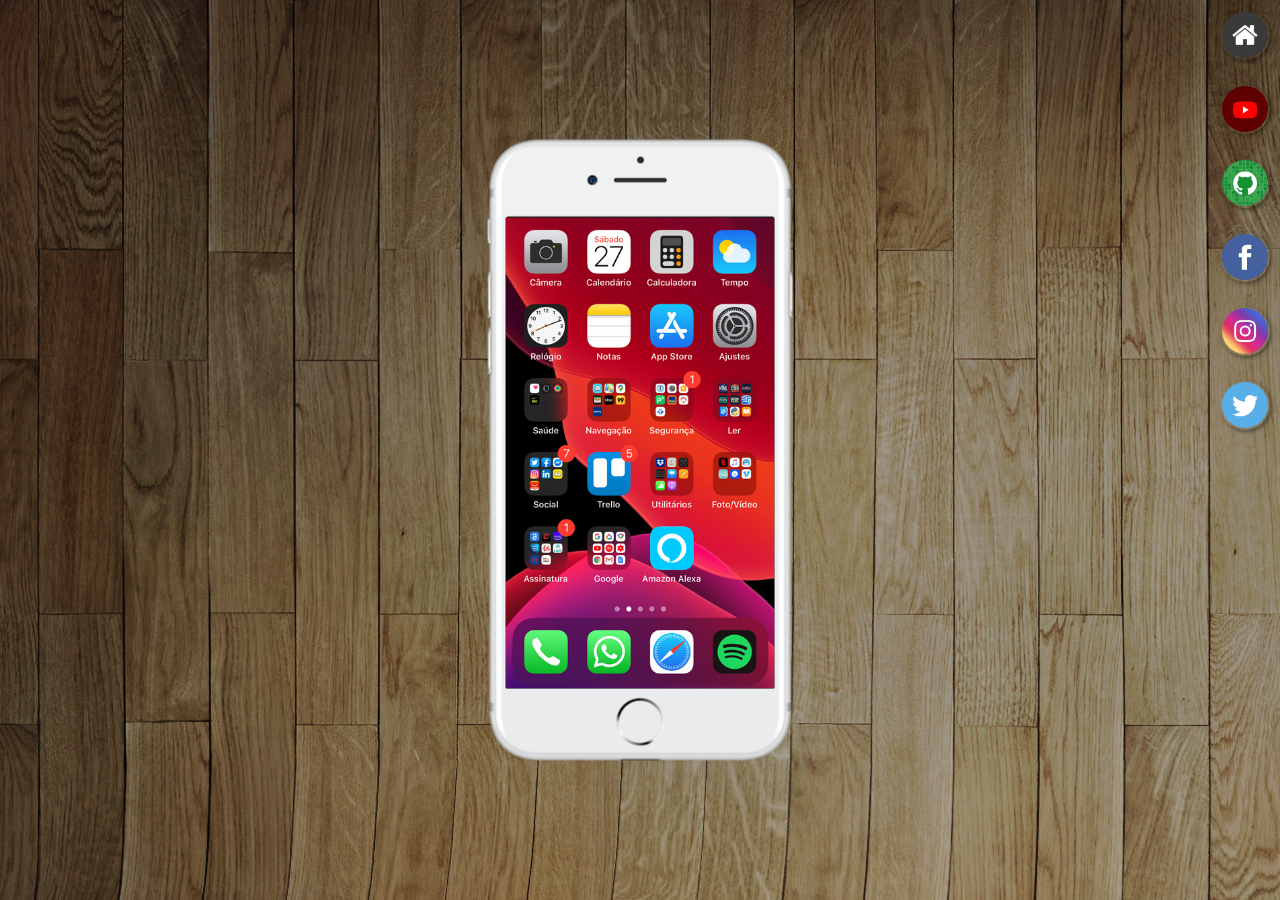
<file: index.html>
<!DOCTYPE html>
<html lang="pt-br">
<head>
    <meta charset="UTF-8">
    <meta name="viewport" content="width=device-width, initial-scale=1.0">
    <link rel="shortcut icon" href="imagens/favicon.ico" type="image/x-icon">
    <link rel="stylesheet" href="estilo/style.css">
    <title>Projecto social</title>
</head>
<body>
    <main>
        <section id="telefone">
            <iframe src="secundario/home.html" frameborder="0" name="tela" id="tela"></iframe>
        </section>

        <section id="redes-sociais">
            <a href="index.html" target="tela" >
                <img src="imagens/logo-home.jpg" alt="tela inicial">
            </a><br>
        
             <a href="secundario/youtube.html" target="tela" >
                <img src="imagens/logo-youtube.jpg" alt="logo-Youtube">
            </a><br>
            
            <a href="secundario/github.html" target="tela" >
                <img src="imagens/logo-github.jpg" alt="logo-github">
            </a><br>
            
            <a href="secundario/facebook.html" target="tela" >
                <img src="imagens/logo-facebook.jpg" alt="logo-facebook">
            </a><br>
          
            <a href="secundario/instagram.html" target="tela" >
                <img src="imagens/logo-instagram.jpg" alt="logo-instagram">
            </a><br>
   
            <a href="secundario/twiter.html" target="tela" >
                <img src="imagens/logo-twitter.jpg" alt="logo-twitter">
            </a>
        </section>
    </main>
</body>
</html>
</file>
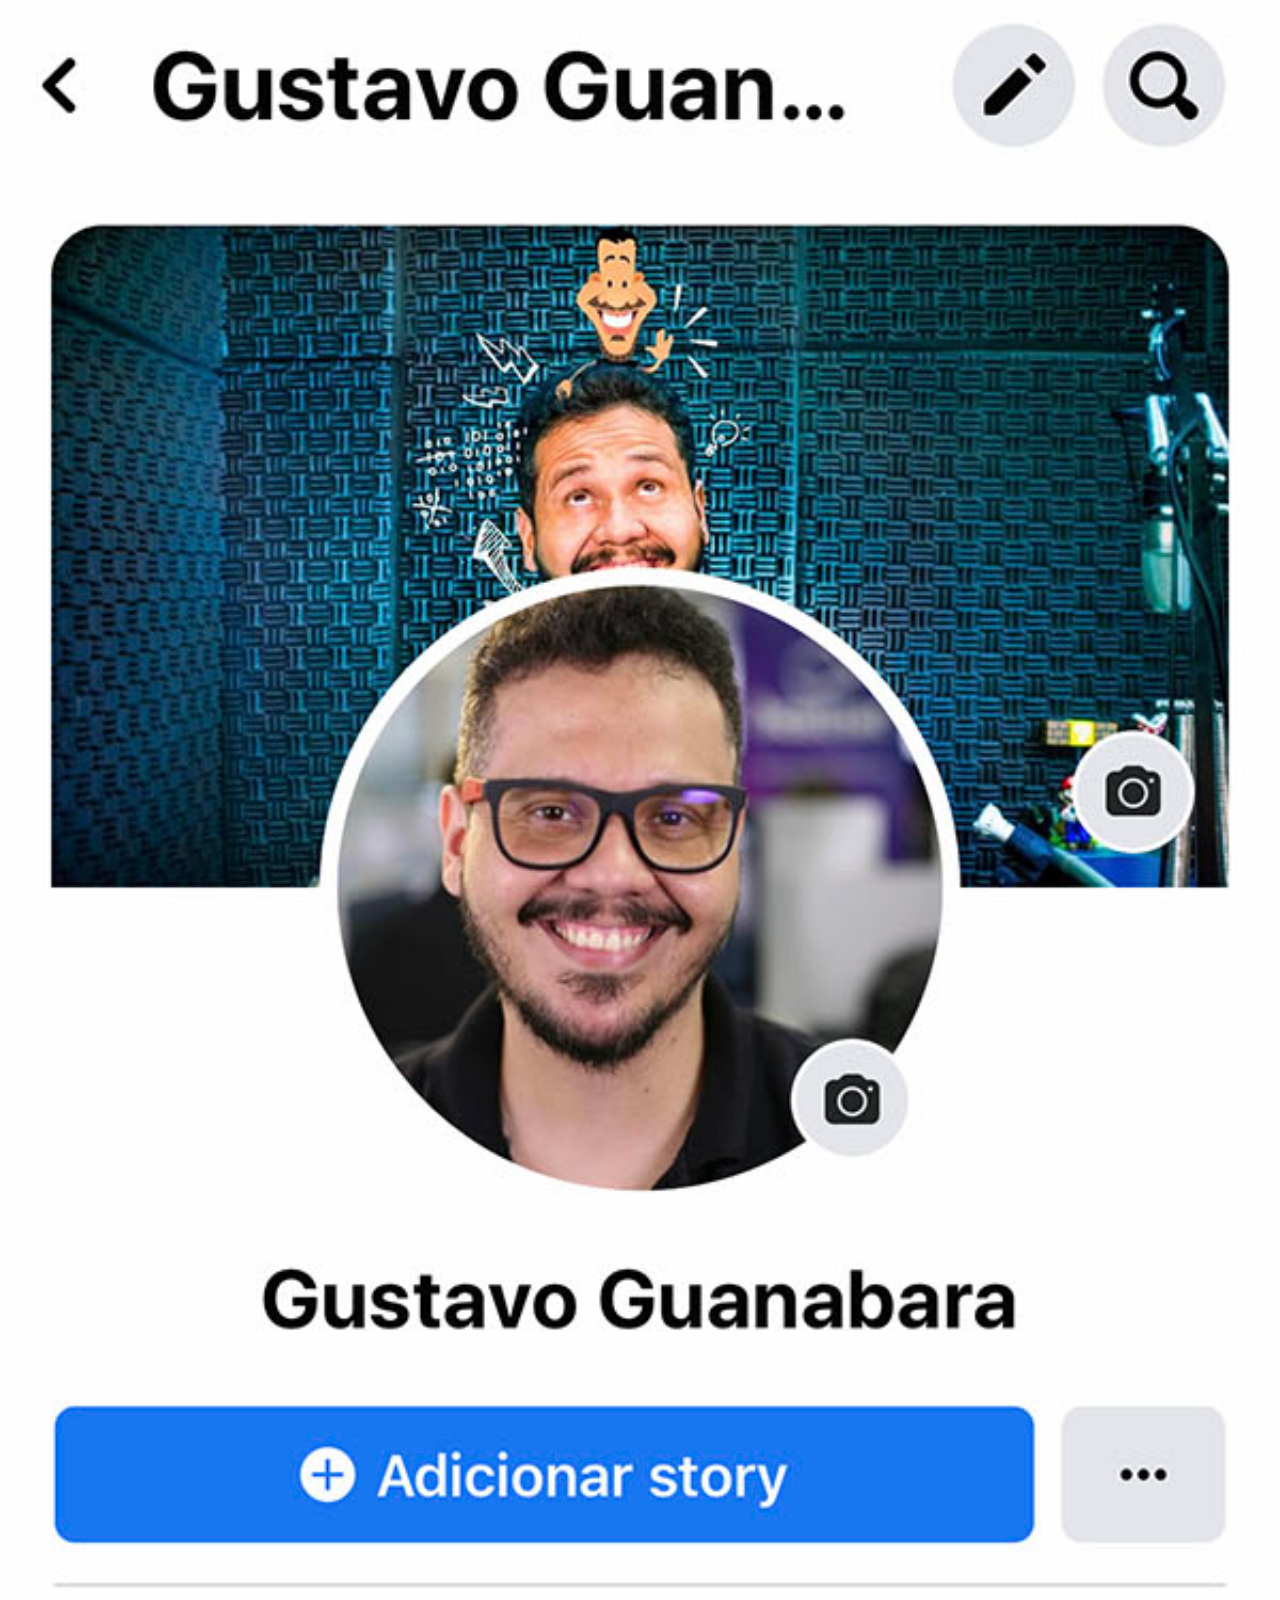
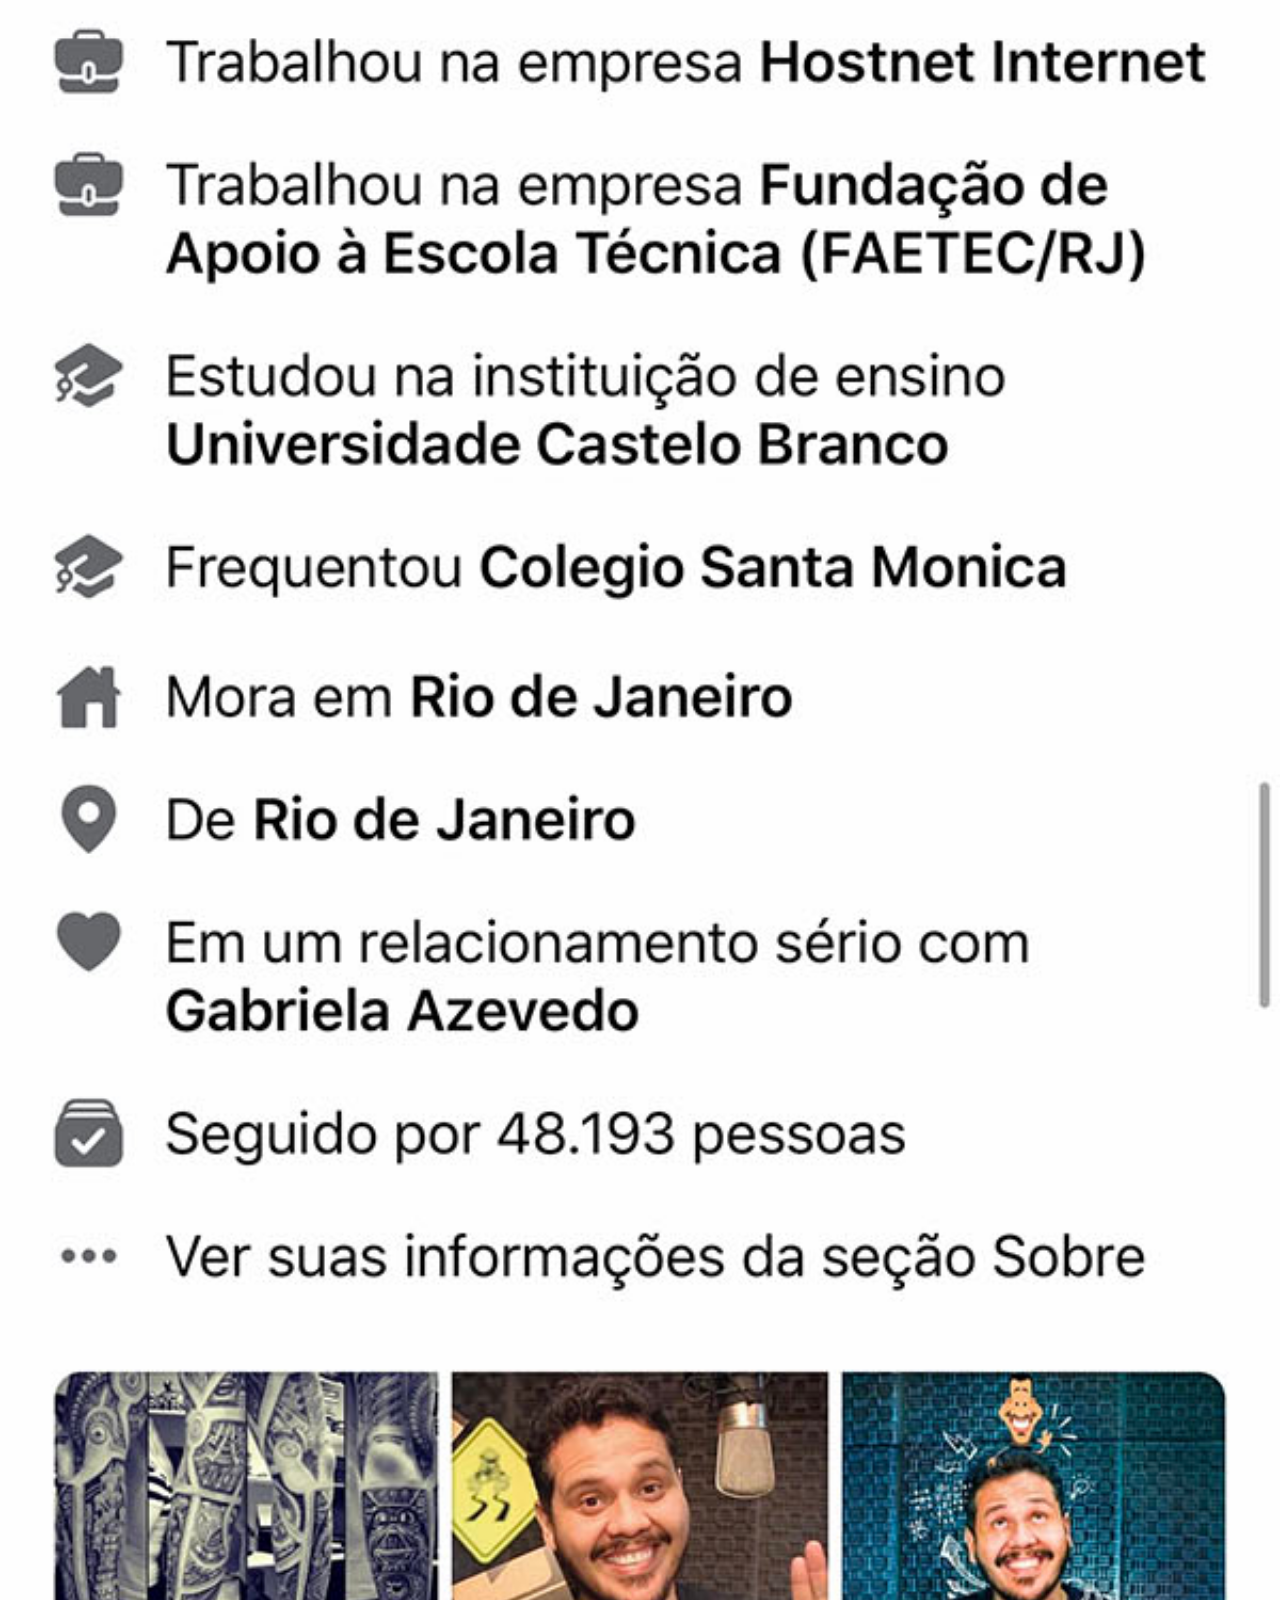
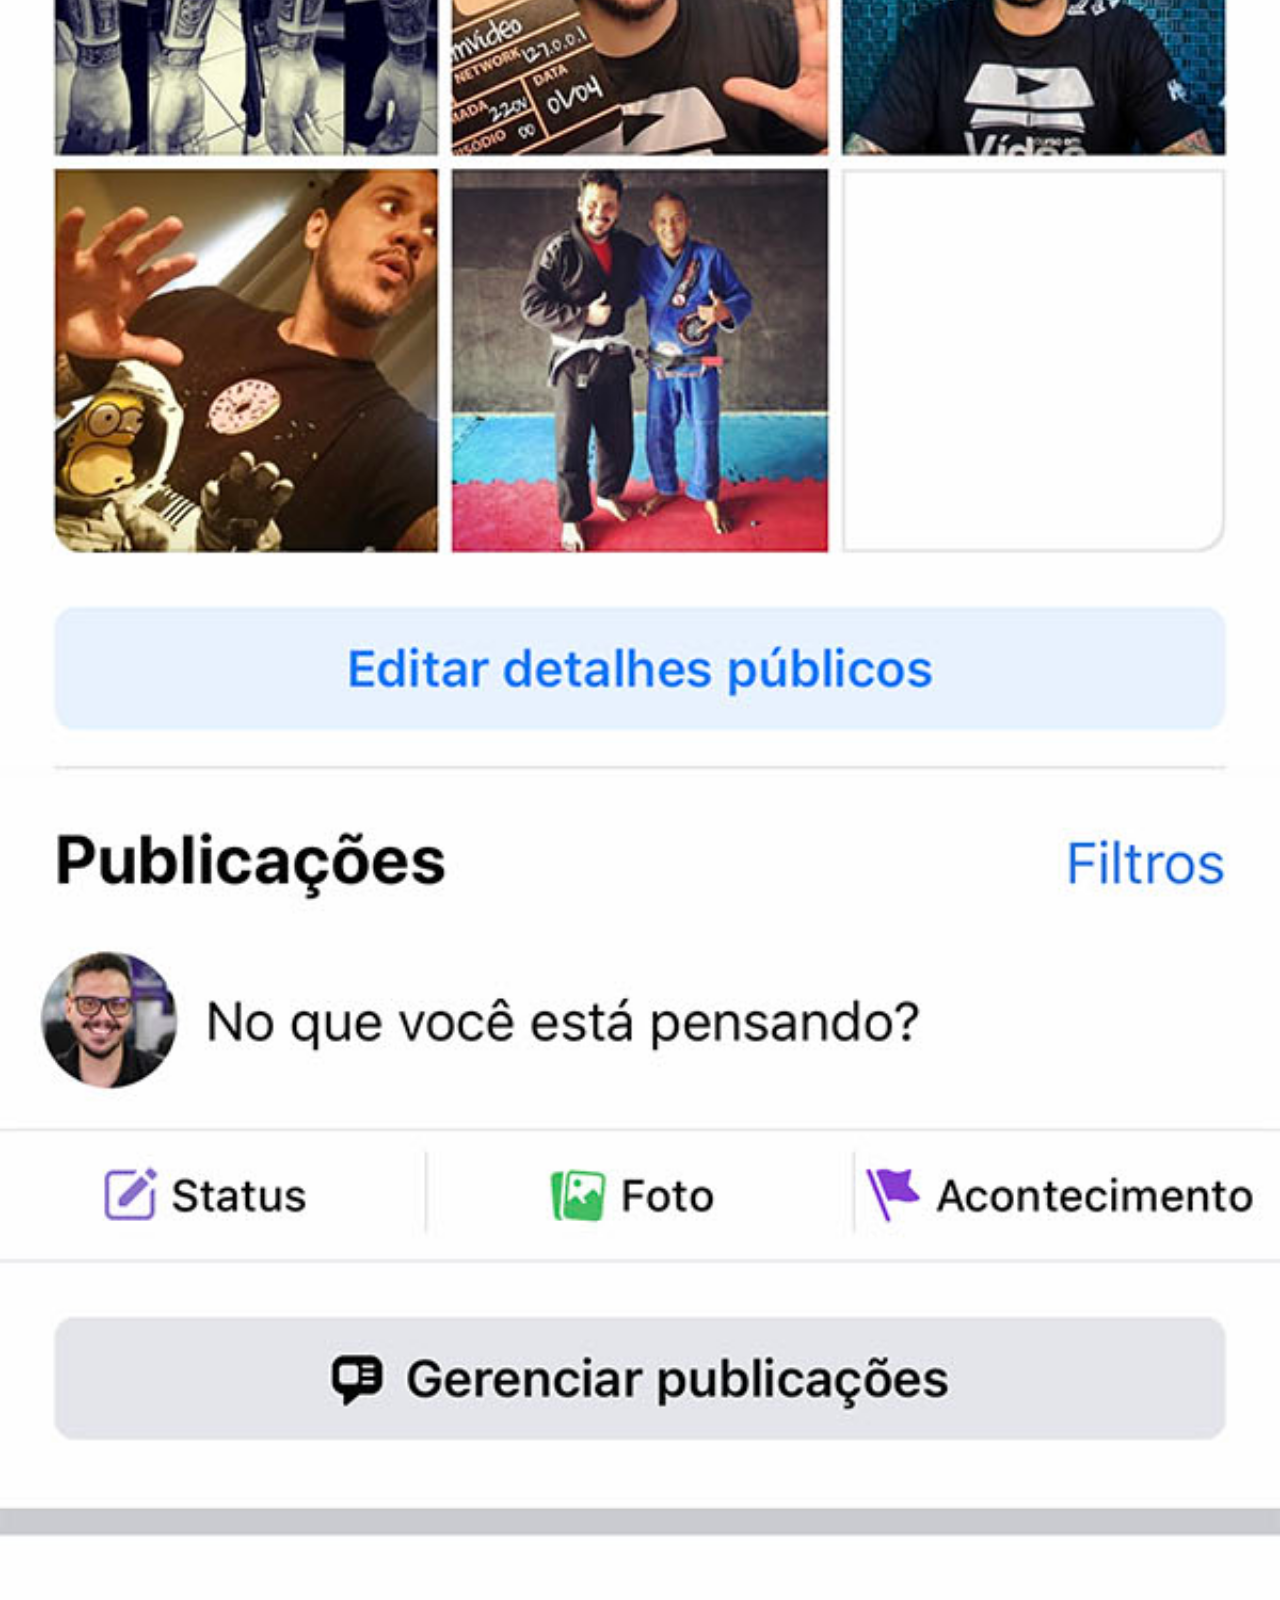
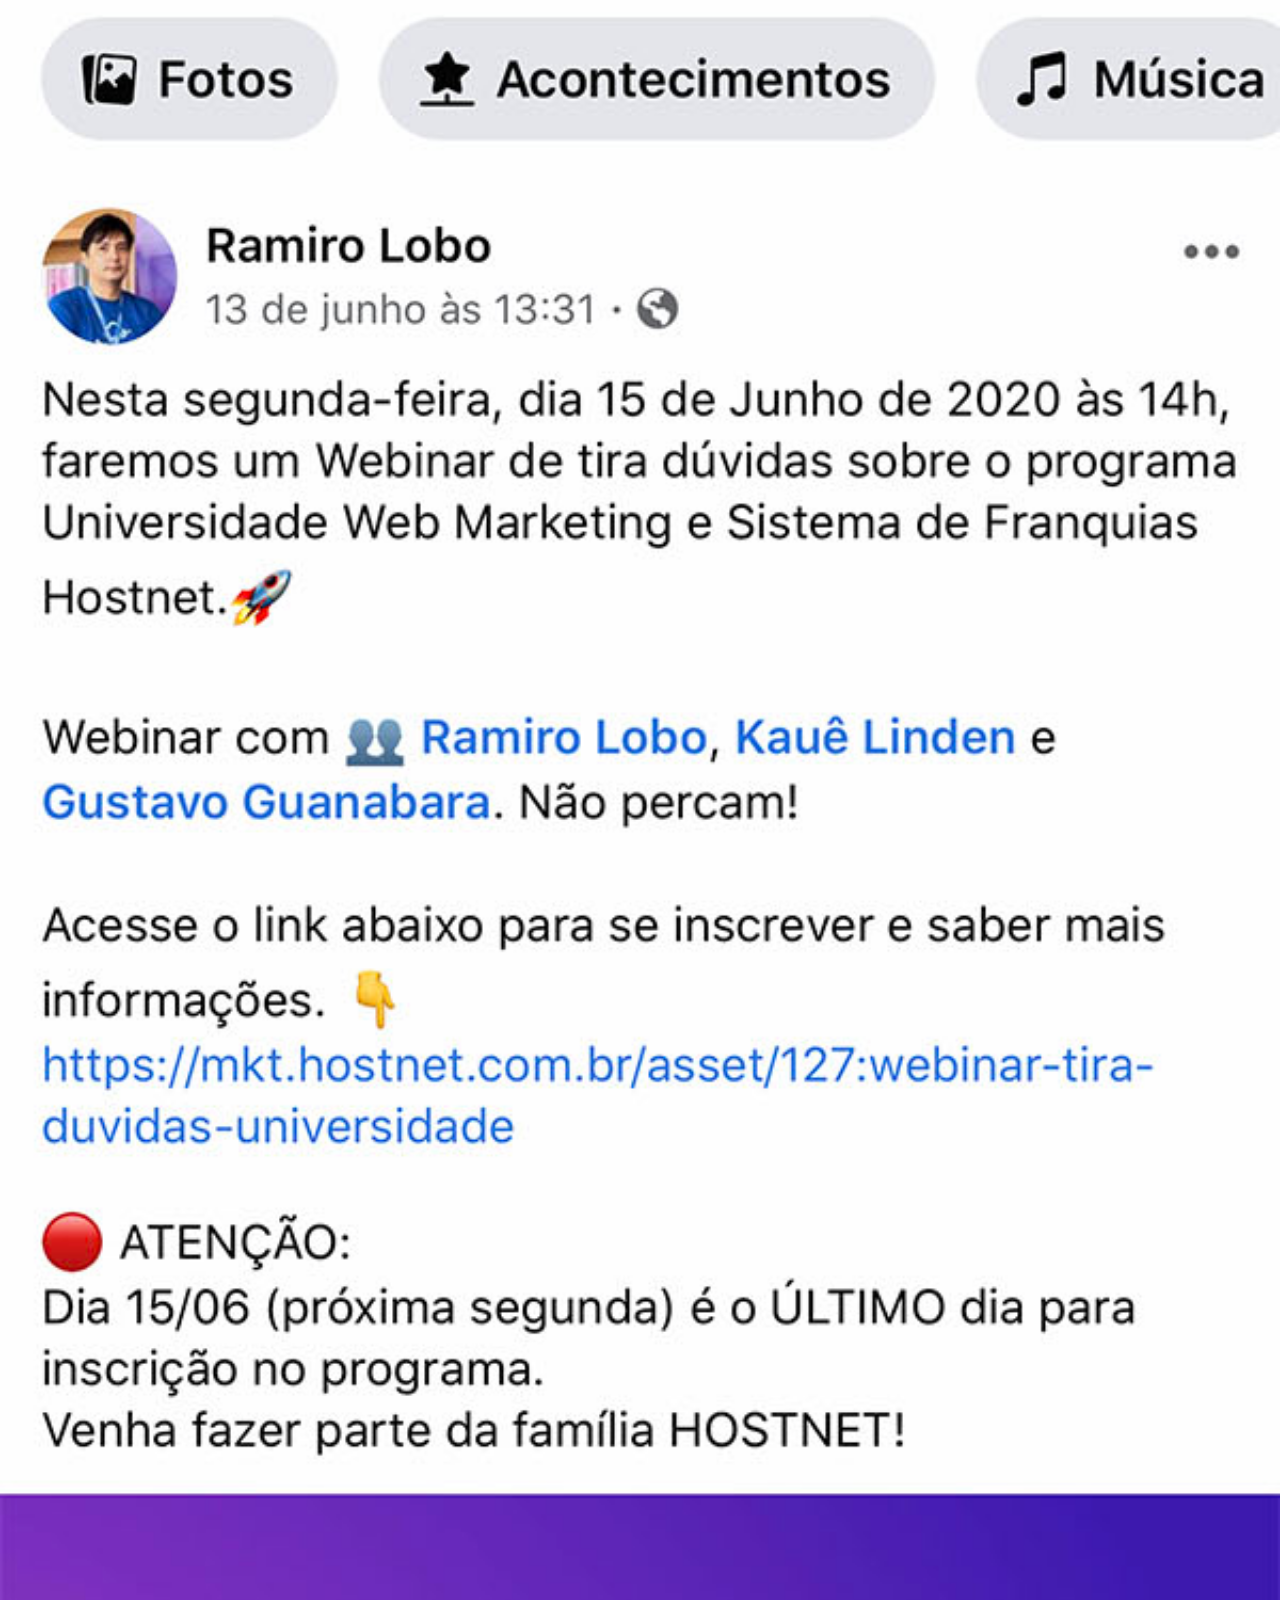
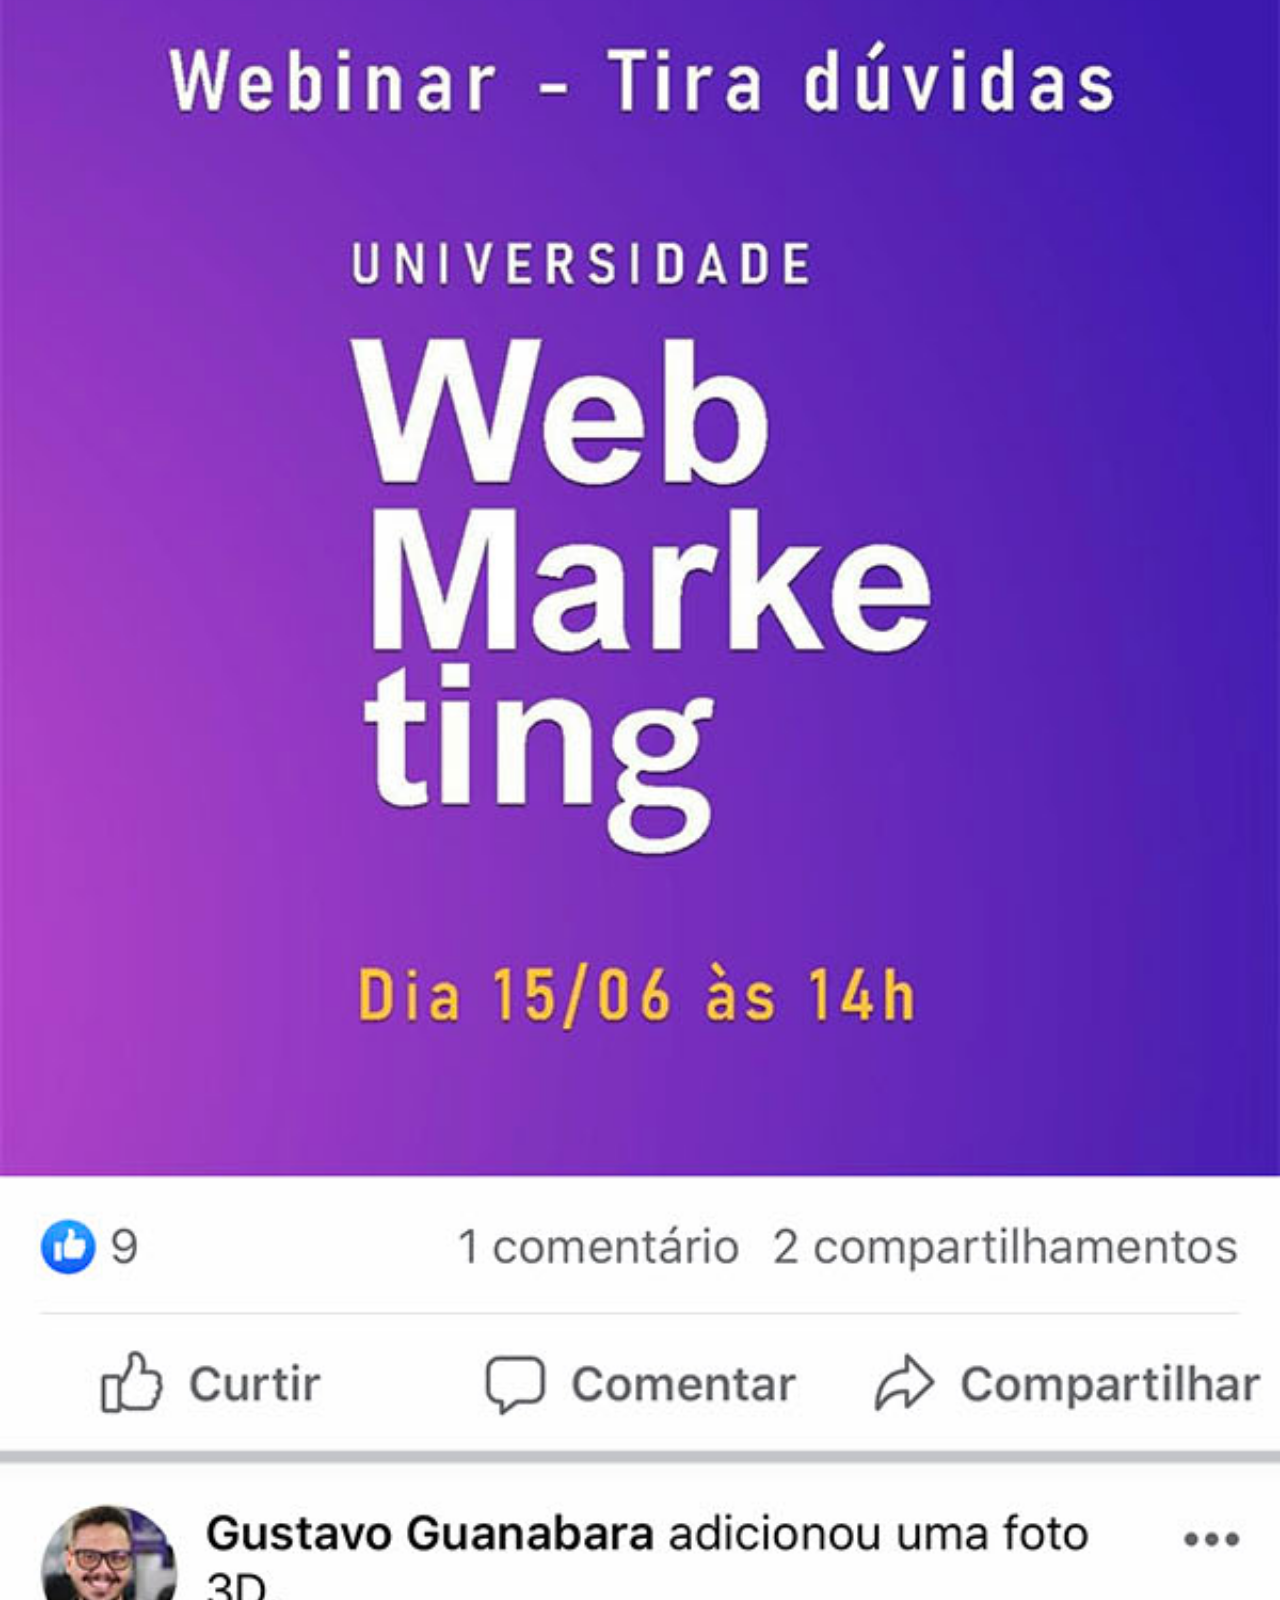
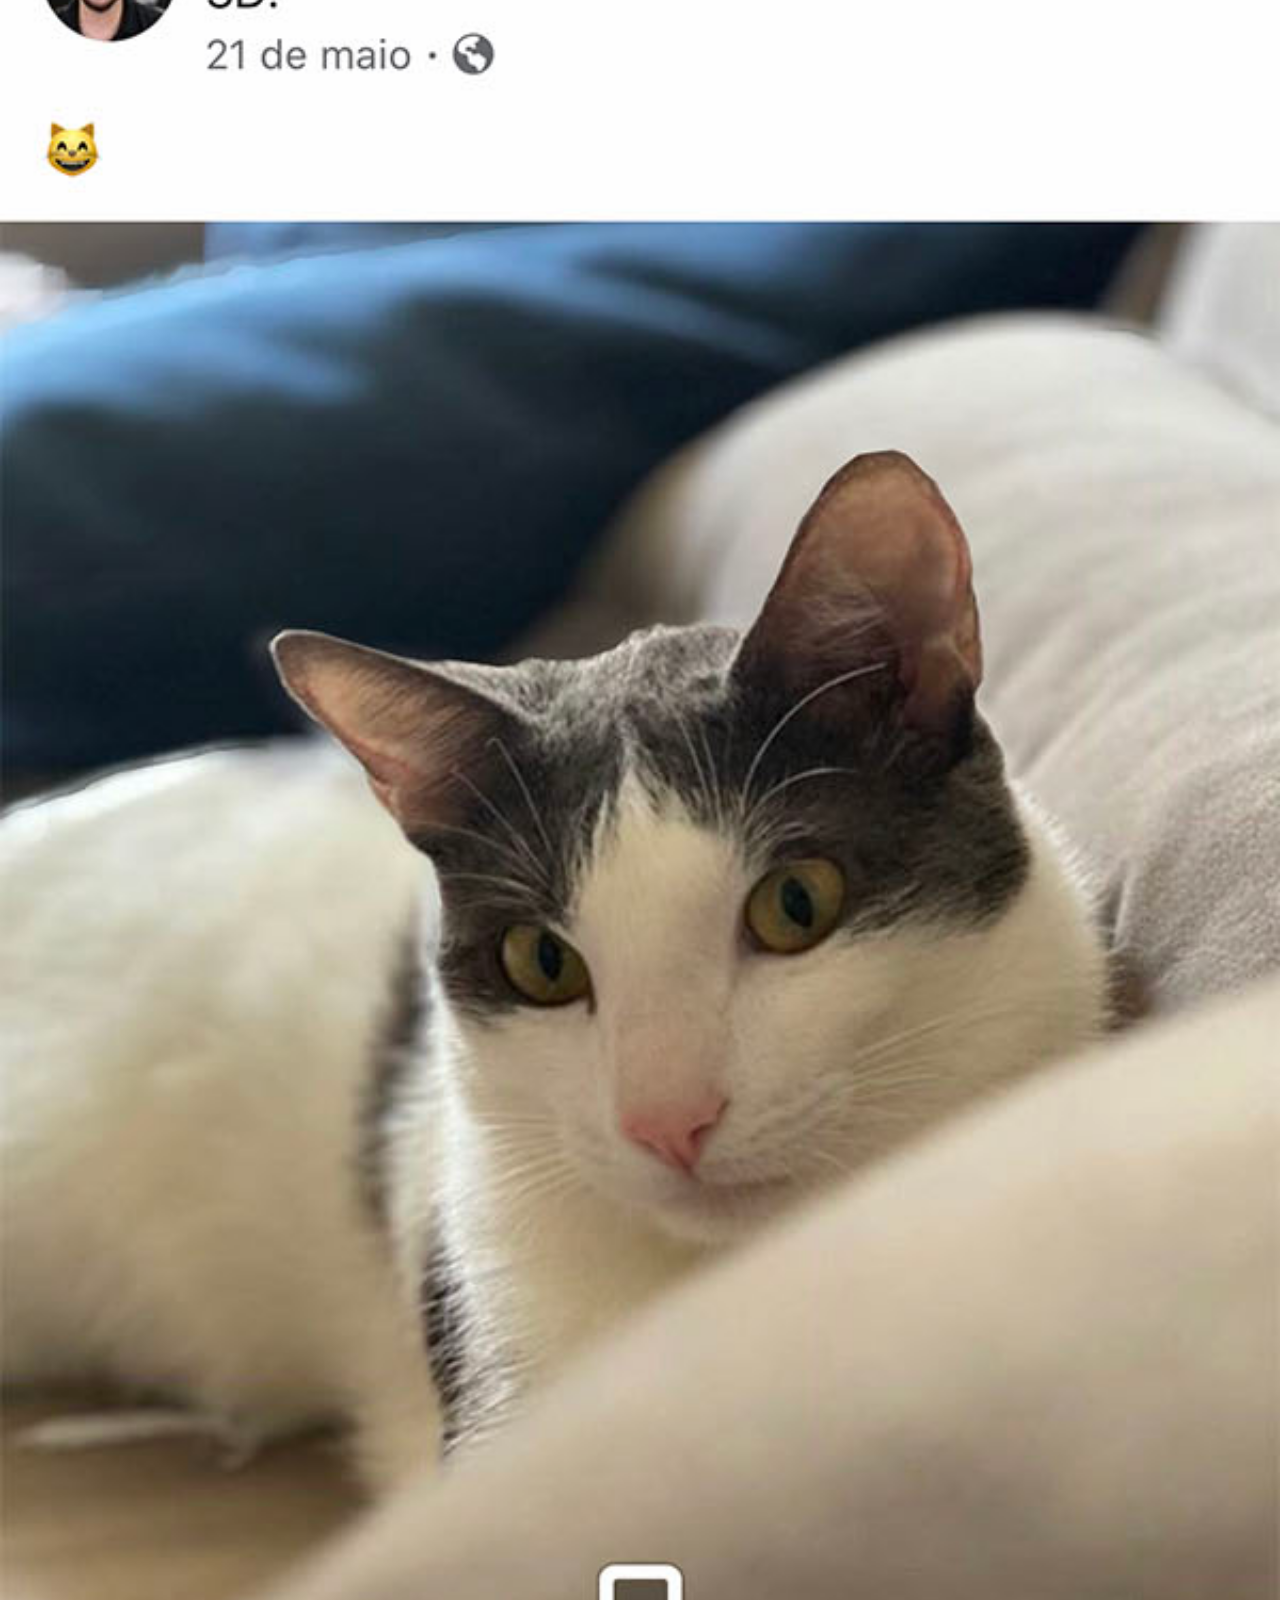
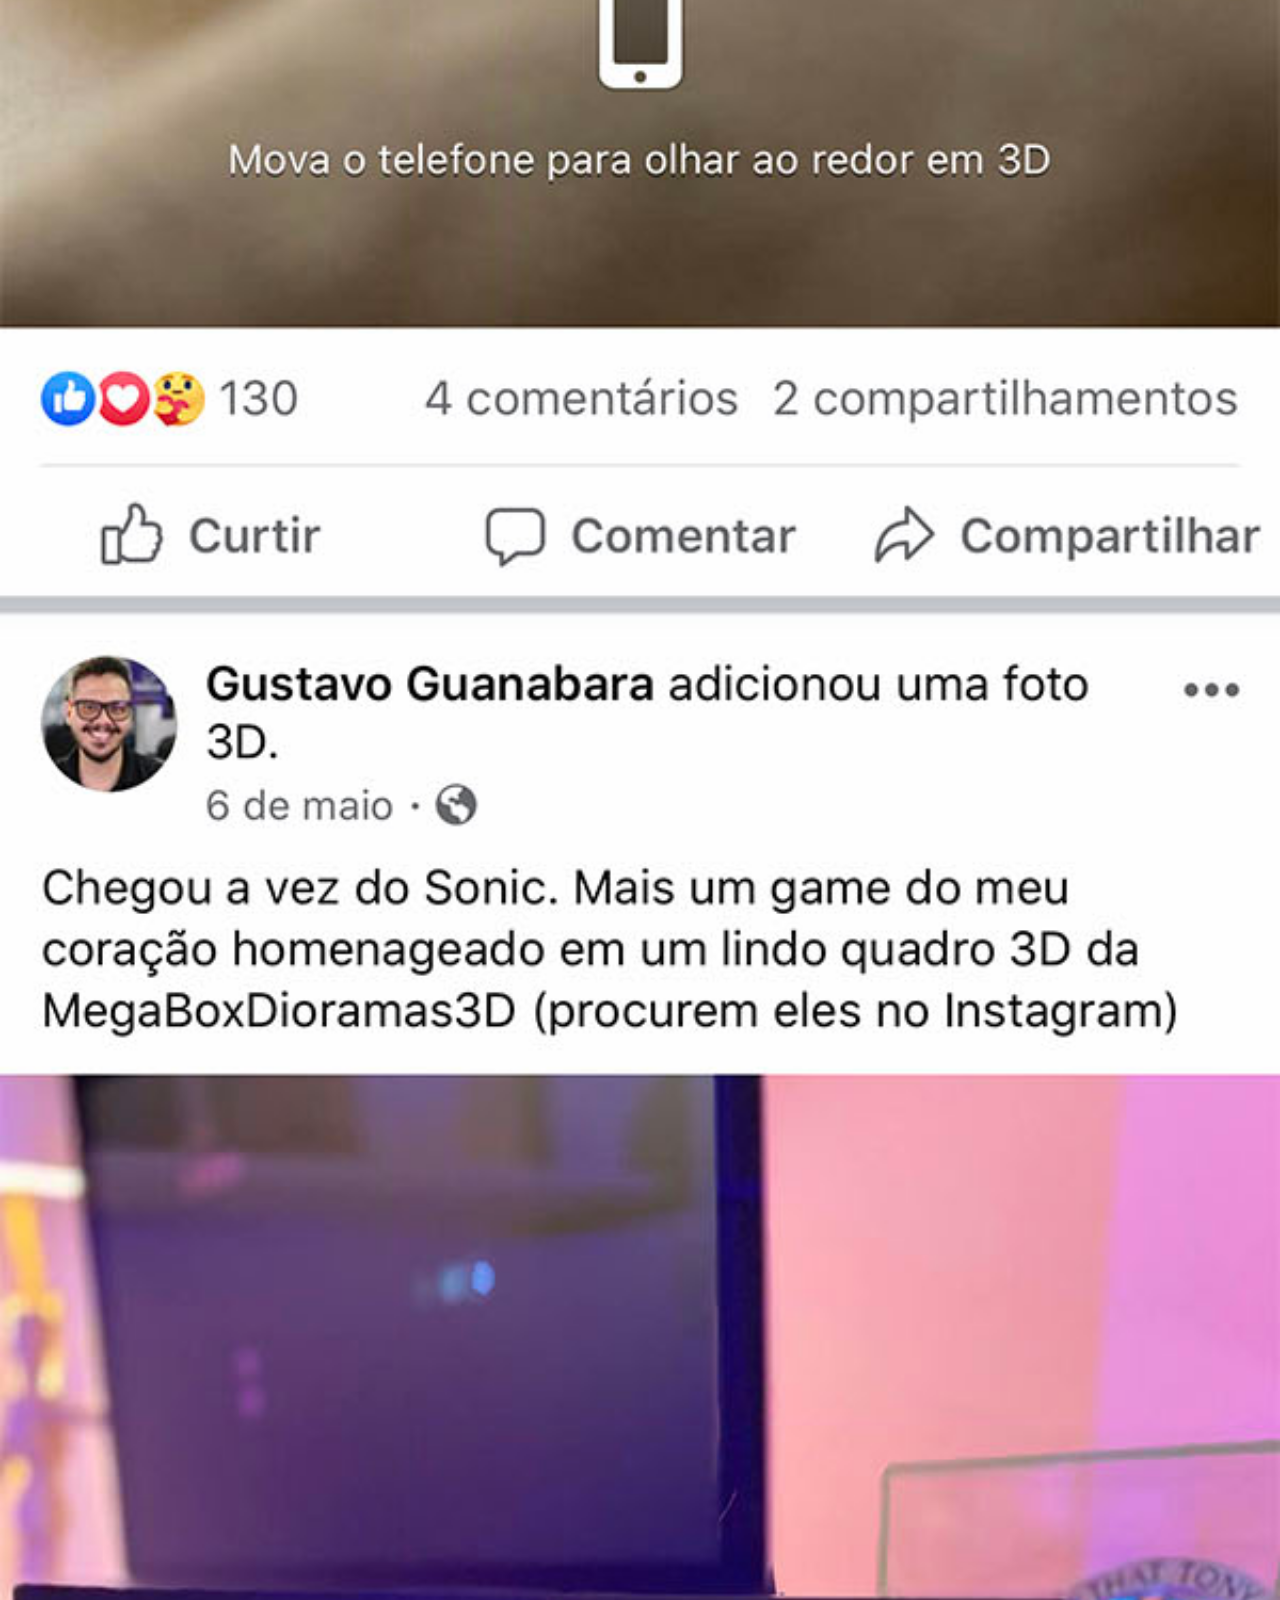
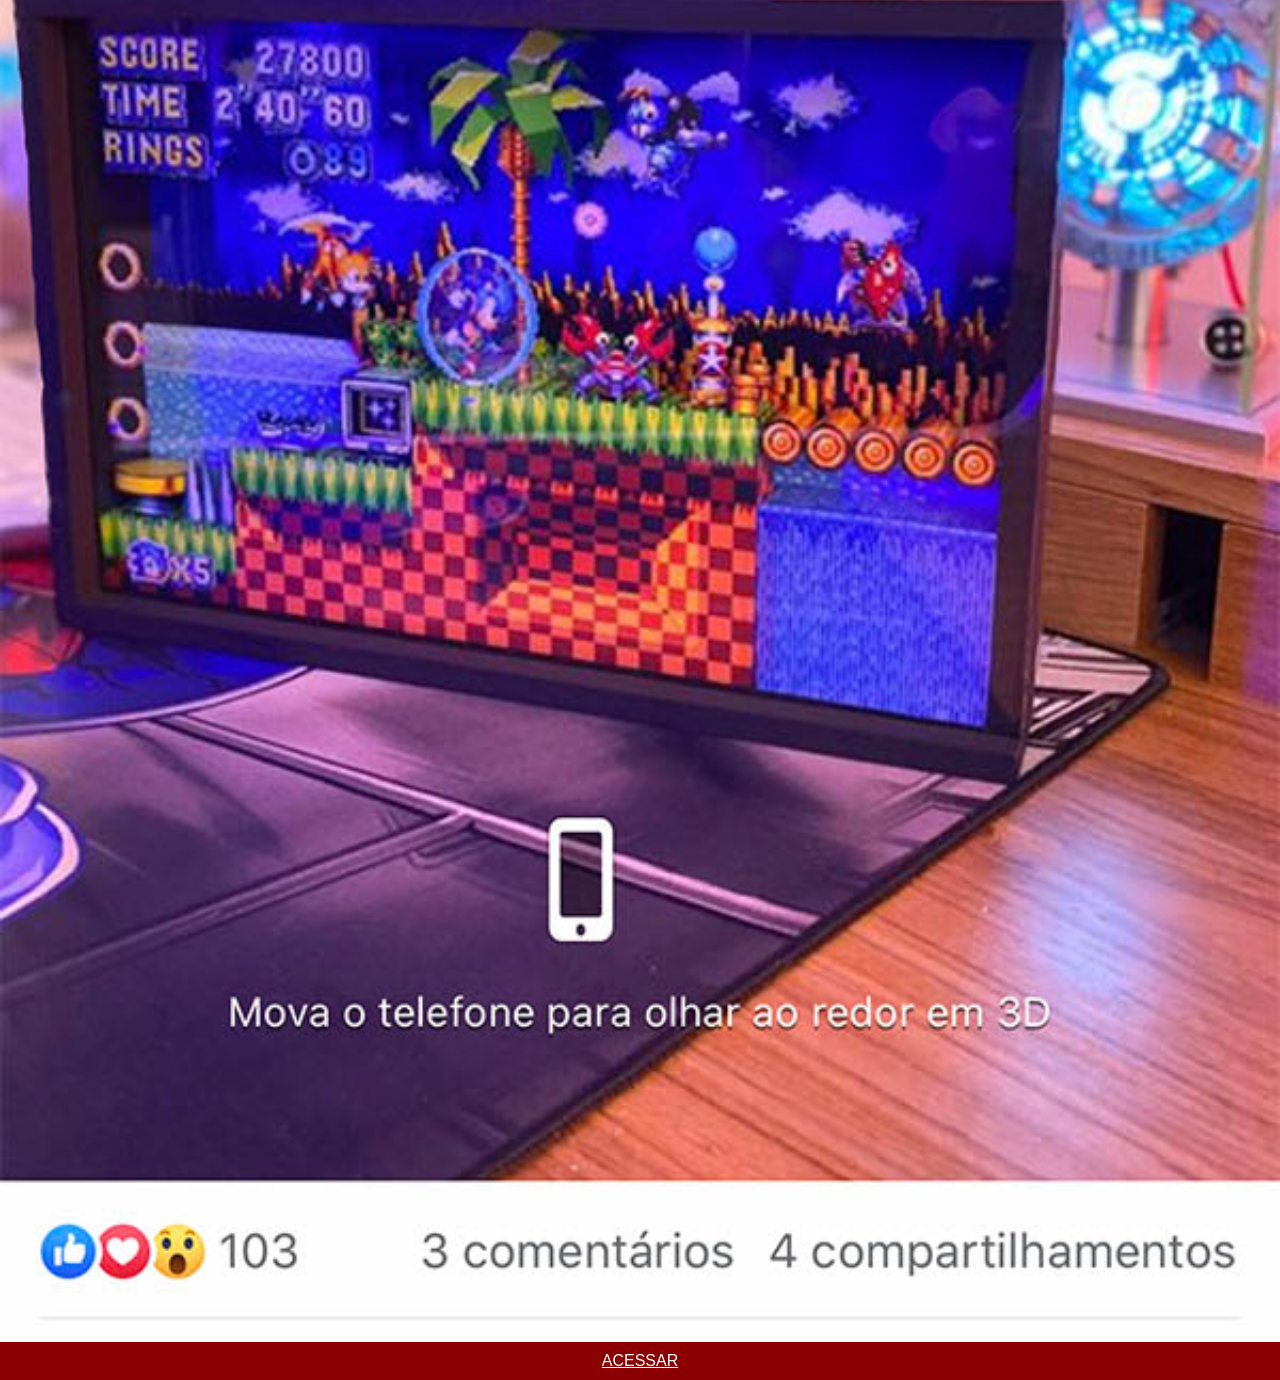
<file: secundario/facebook.html>
<!DOCTYPE html>
<html lang="pt-br">
<head>
    <meta charset="UTF-8">
    <meta name="viewport" content="width=device-width, initial-scale=1.0">
    <link rel="stylesheet" href="estilo/style.css">
    <title>FACEBOOK</title>
</head>
<body>
    <img src="../imagens/tela-facebook.jpg" alt="Facebook">
    <a href="">ACESSAR</a>
</body>
</html>
</file>
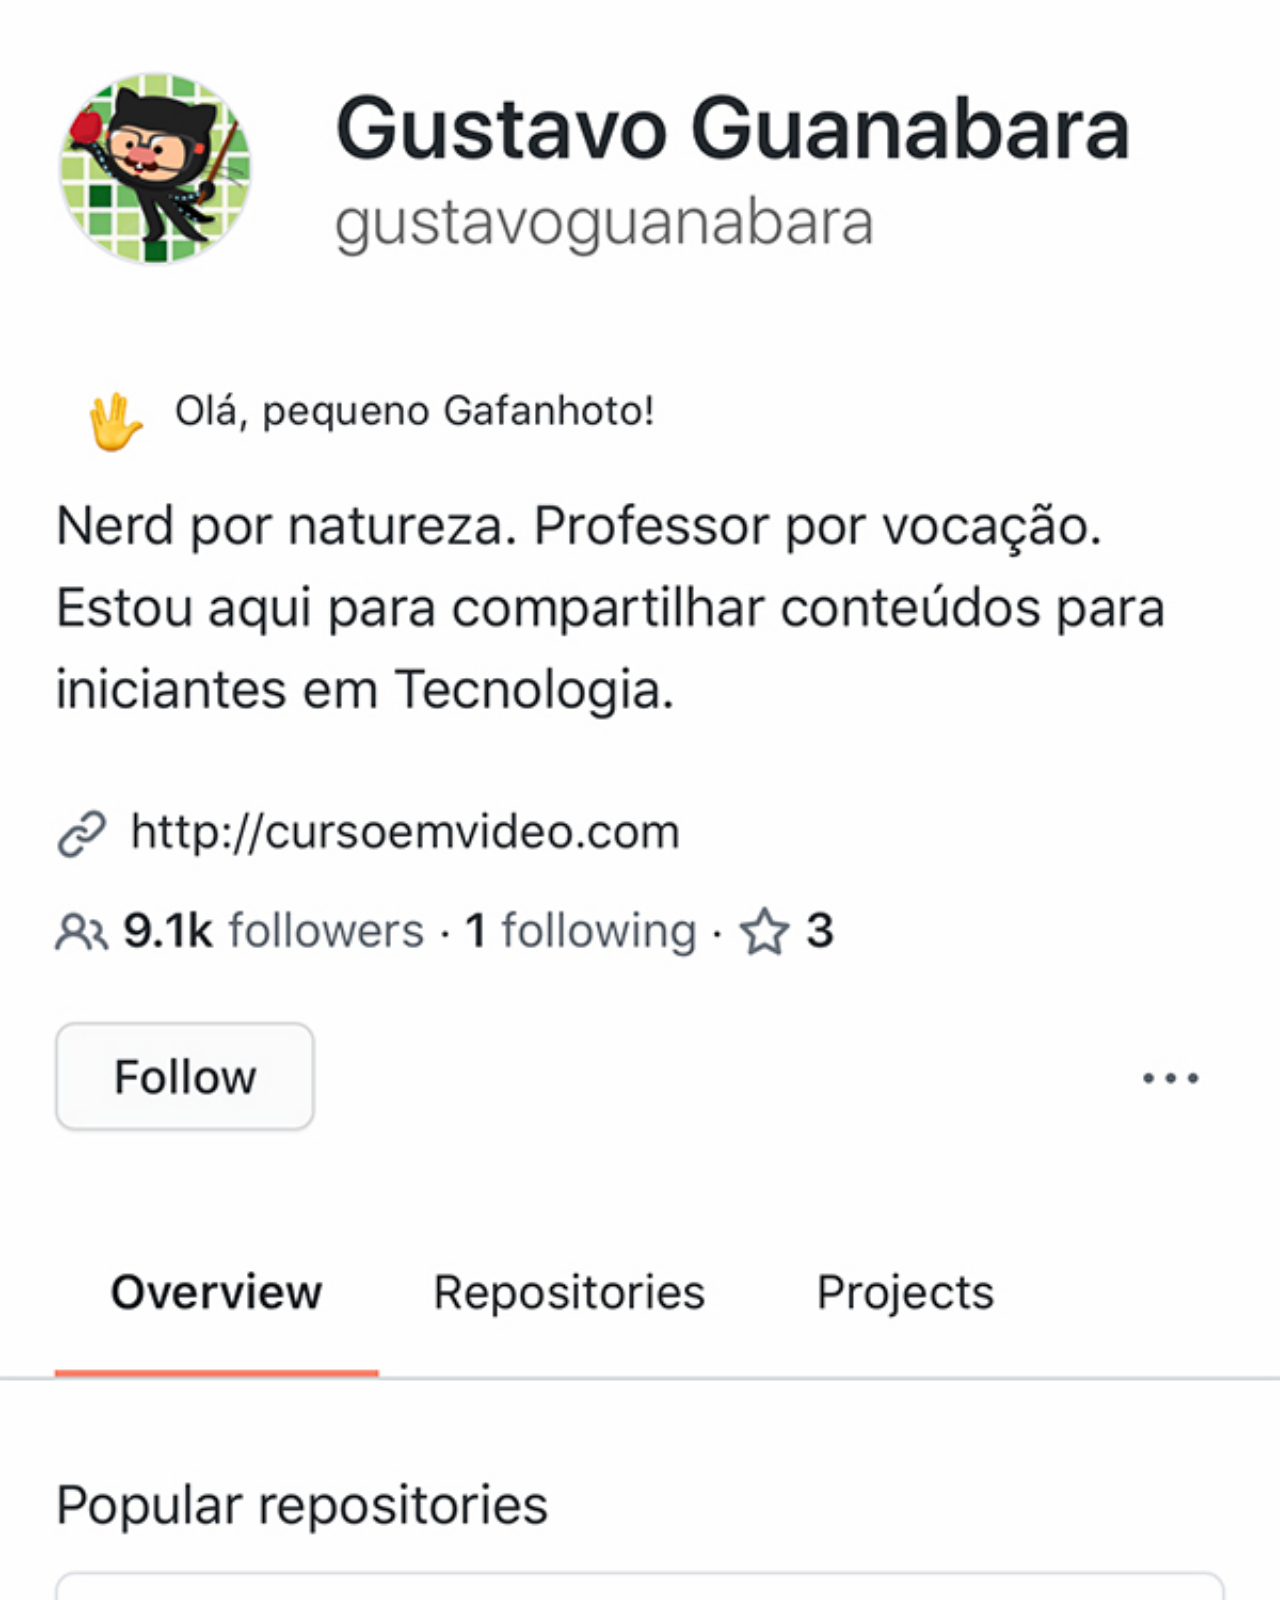
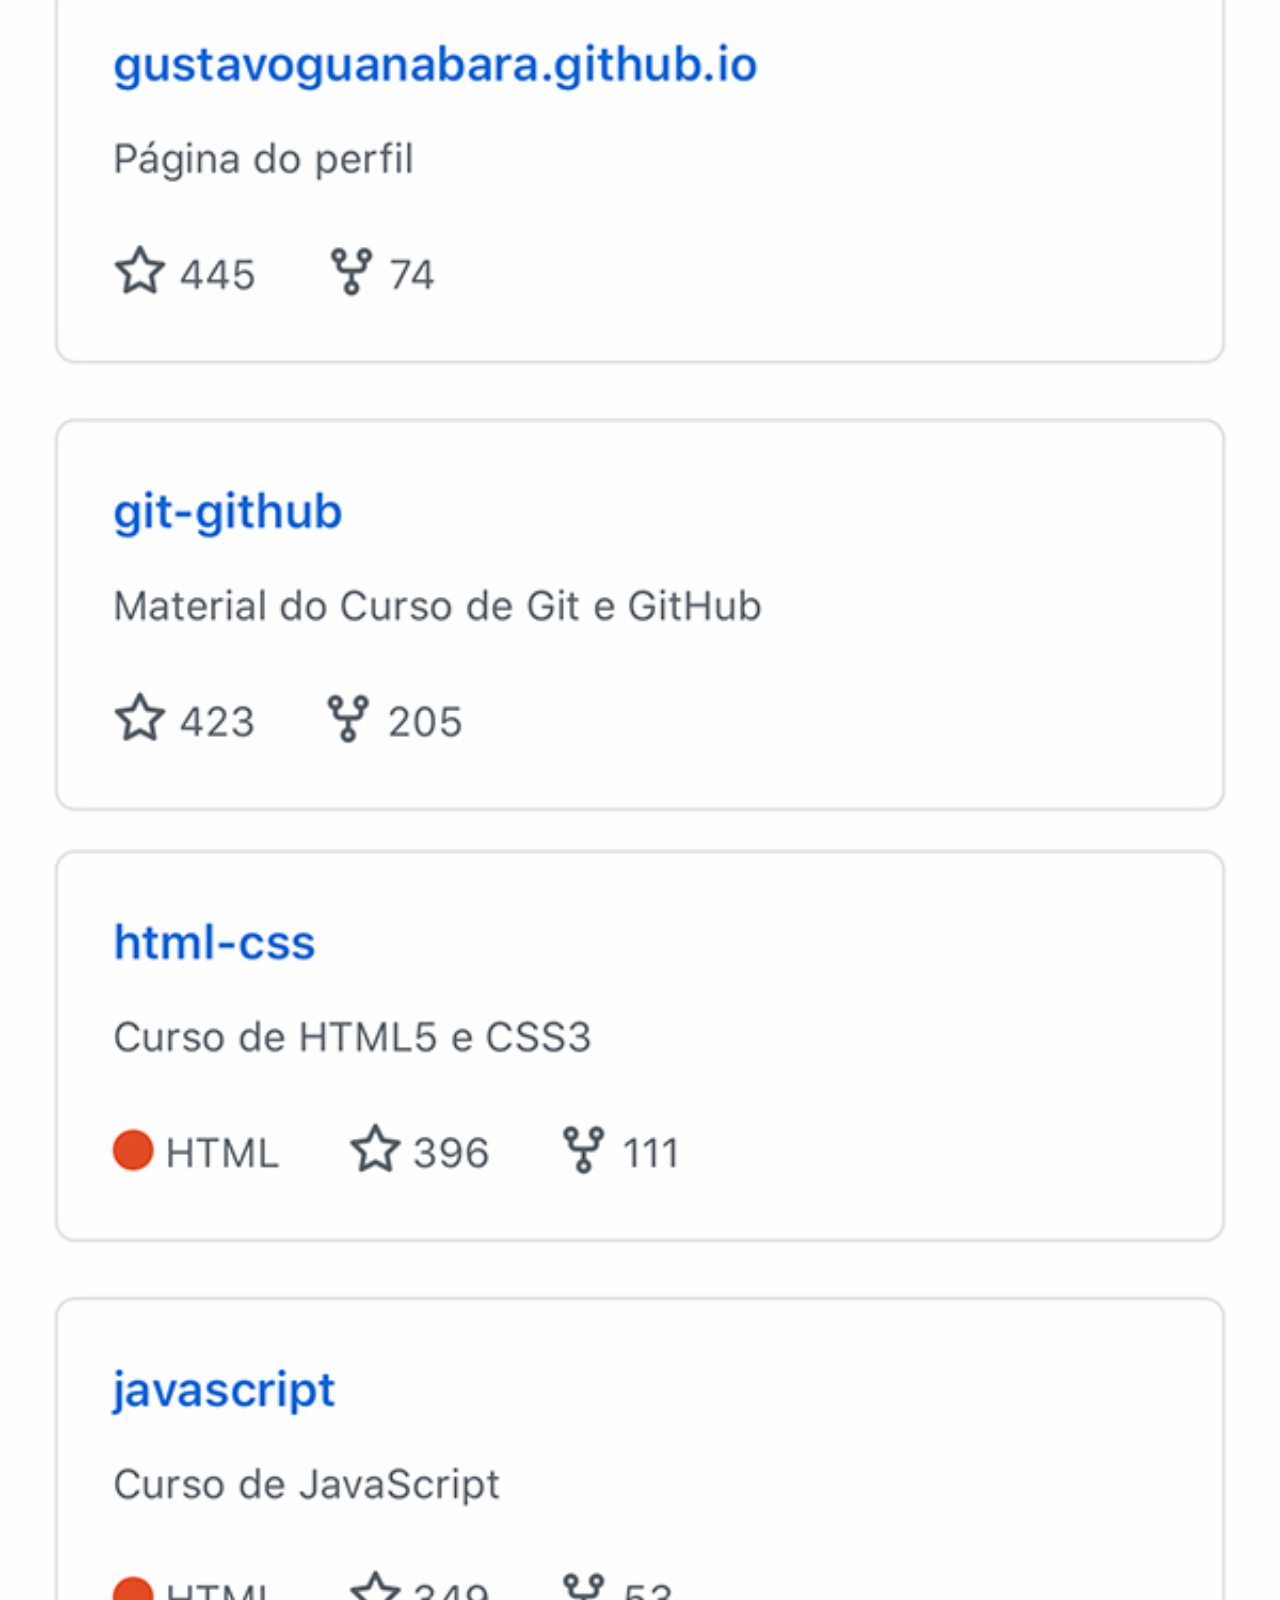
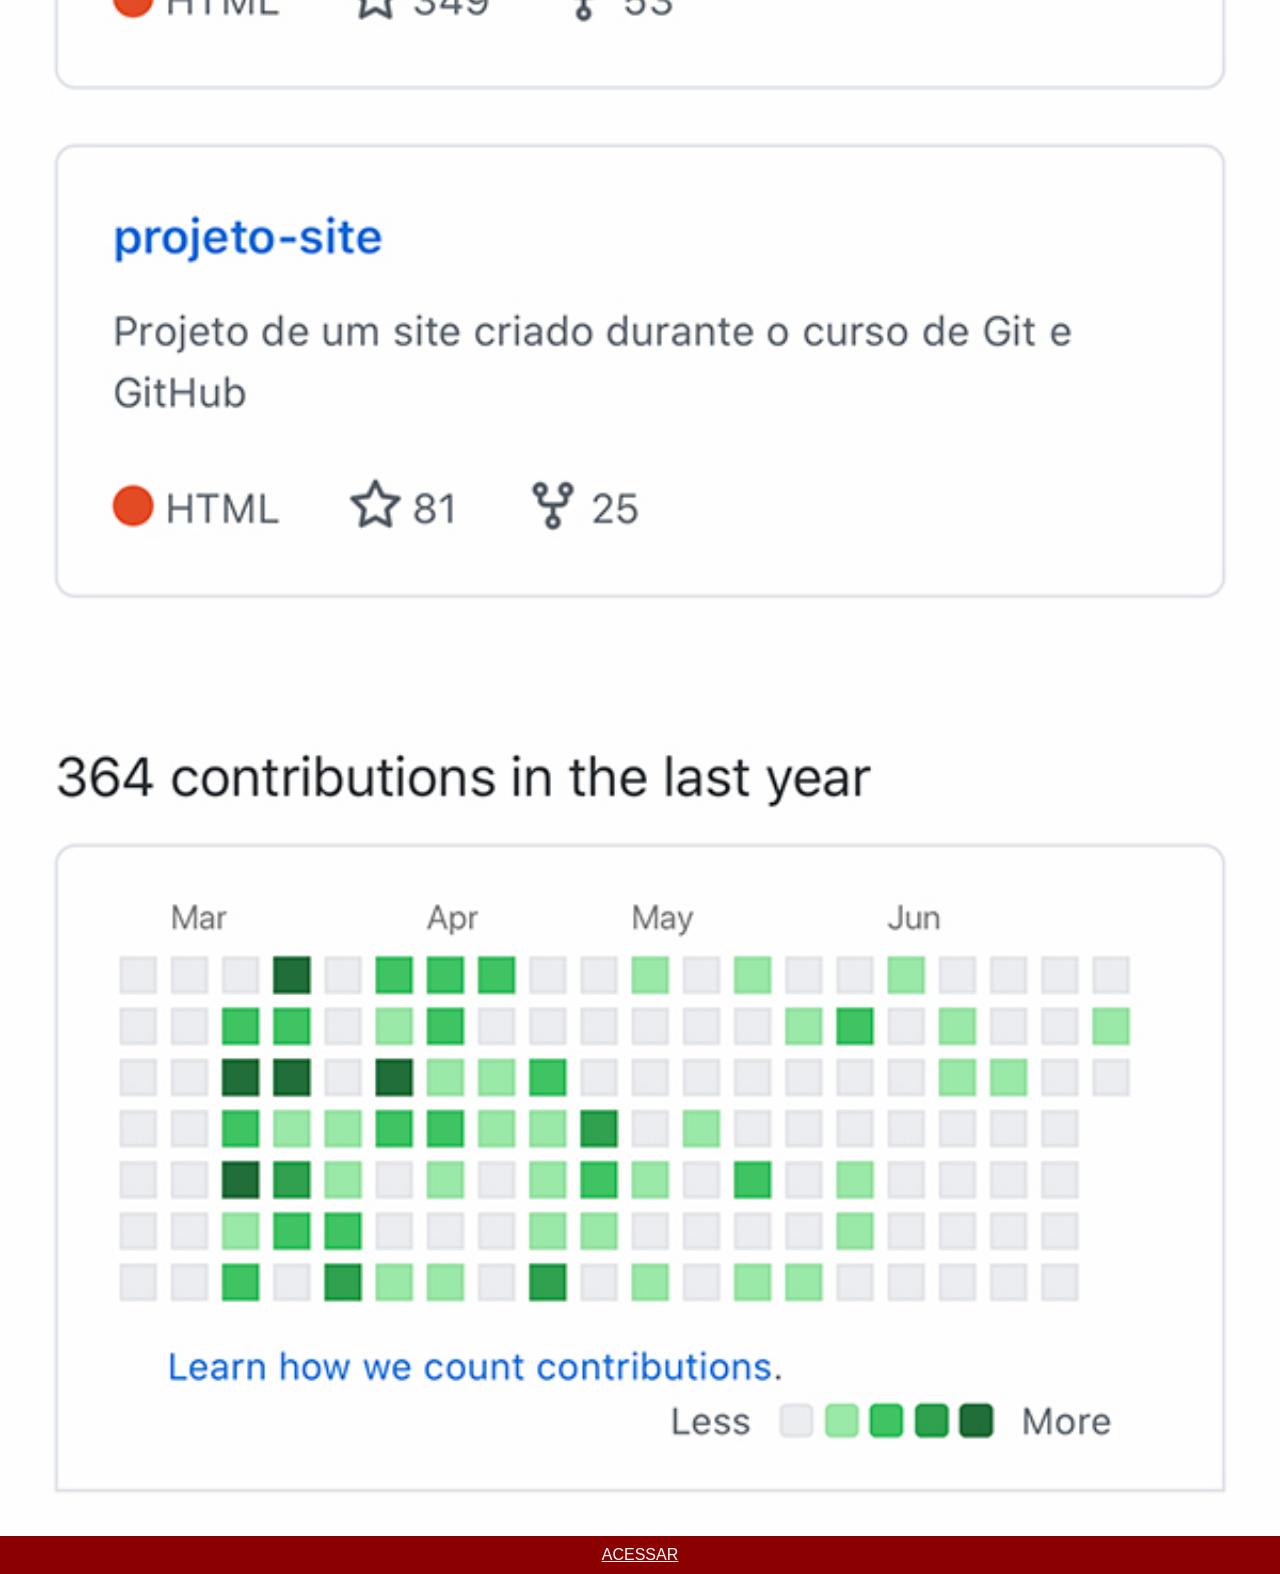
<file: secundario/github.html>
<!DOCTYPE html>
<html lang="pt-br">
<head>
    <meta charset="UTF-8">
    <meta name="viewport" content="width=device-width, initial-scale=1.0">
    <link rel="stylesheet" href="estilo/style.css">
    <title>GITHUB</title>
</head>
<body>
    <img src="../imagens/tela-github.jpg" alt="github">
    <a href="#">ACESSAR</a>
</body>
</html>
</file>
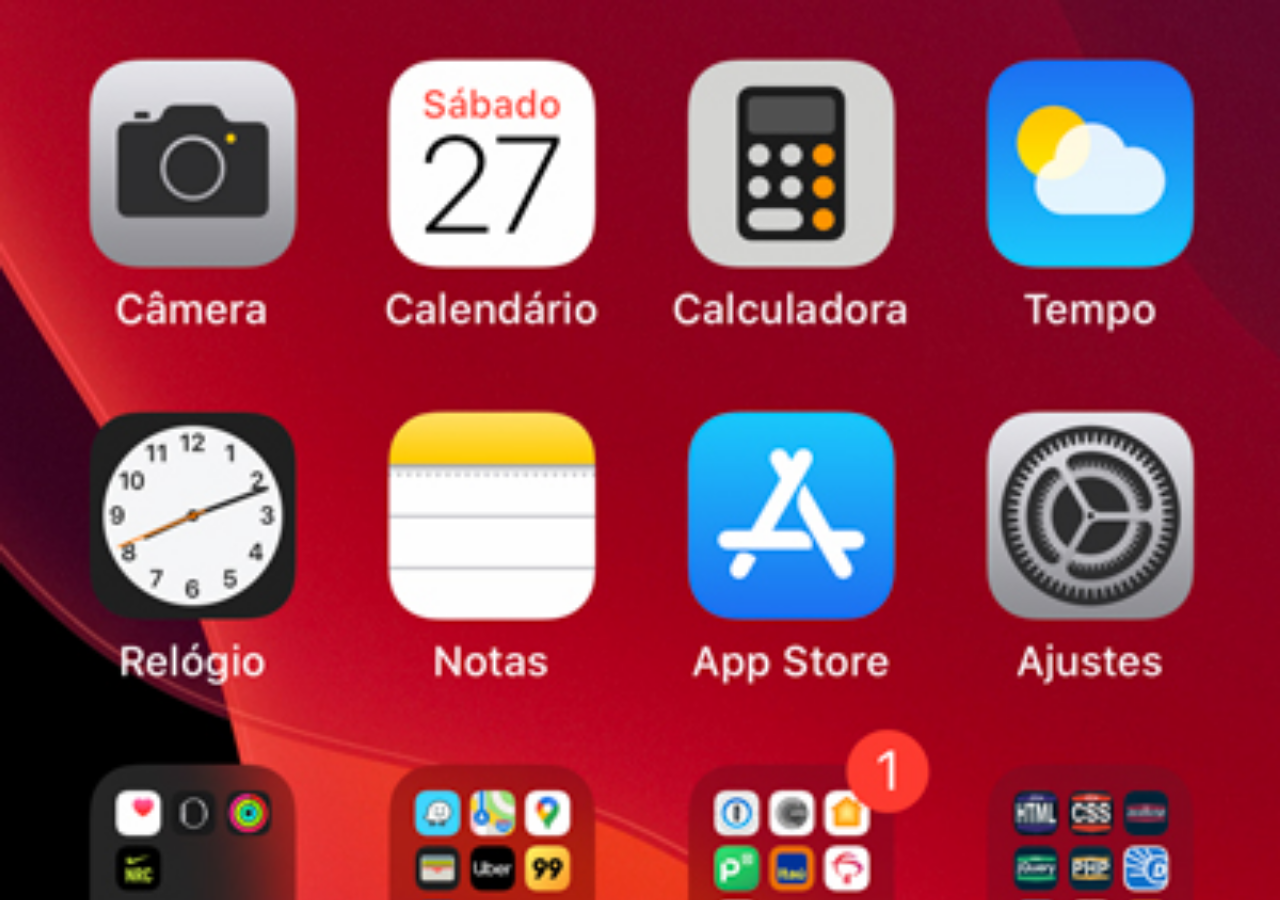
<file: secundario/home.html>
<!DOCTYPE html>
<html lang="pt-br">
<head>
    <meta charset="UTF-8">
    <meta name="viewport" content="width=device-width, initial-scale=1.0">
    <title>Tela Home</title>
    <style>
        * {
            padding: 0px;
            margin: 0px;
        }

        body {
            width: 100vw;
            height: 100vh;
            background: black url("../imagens/tela-home.jpg")  no-repeat top center;
            background-size: cover;
        }
    </style>
</head>
<body>
    
</body>
</html>
</file>
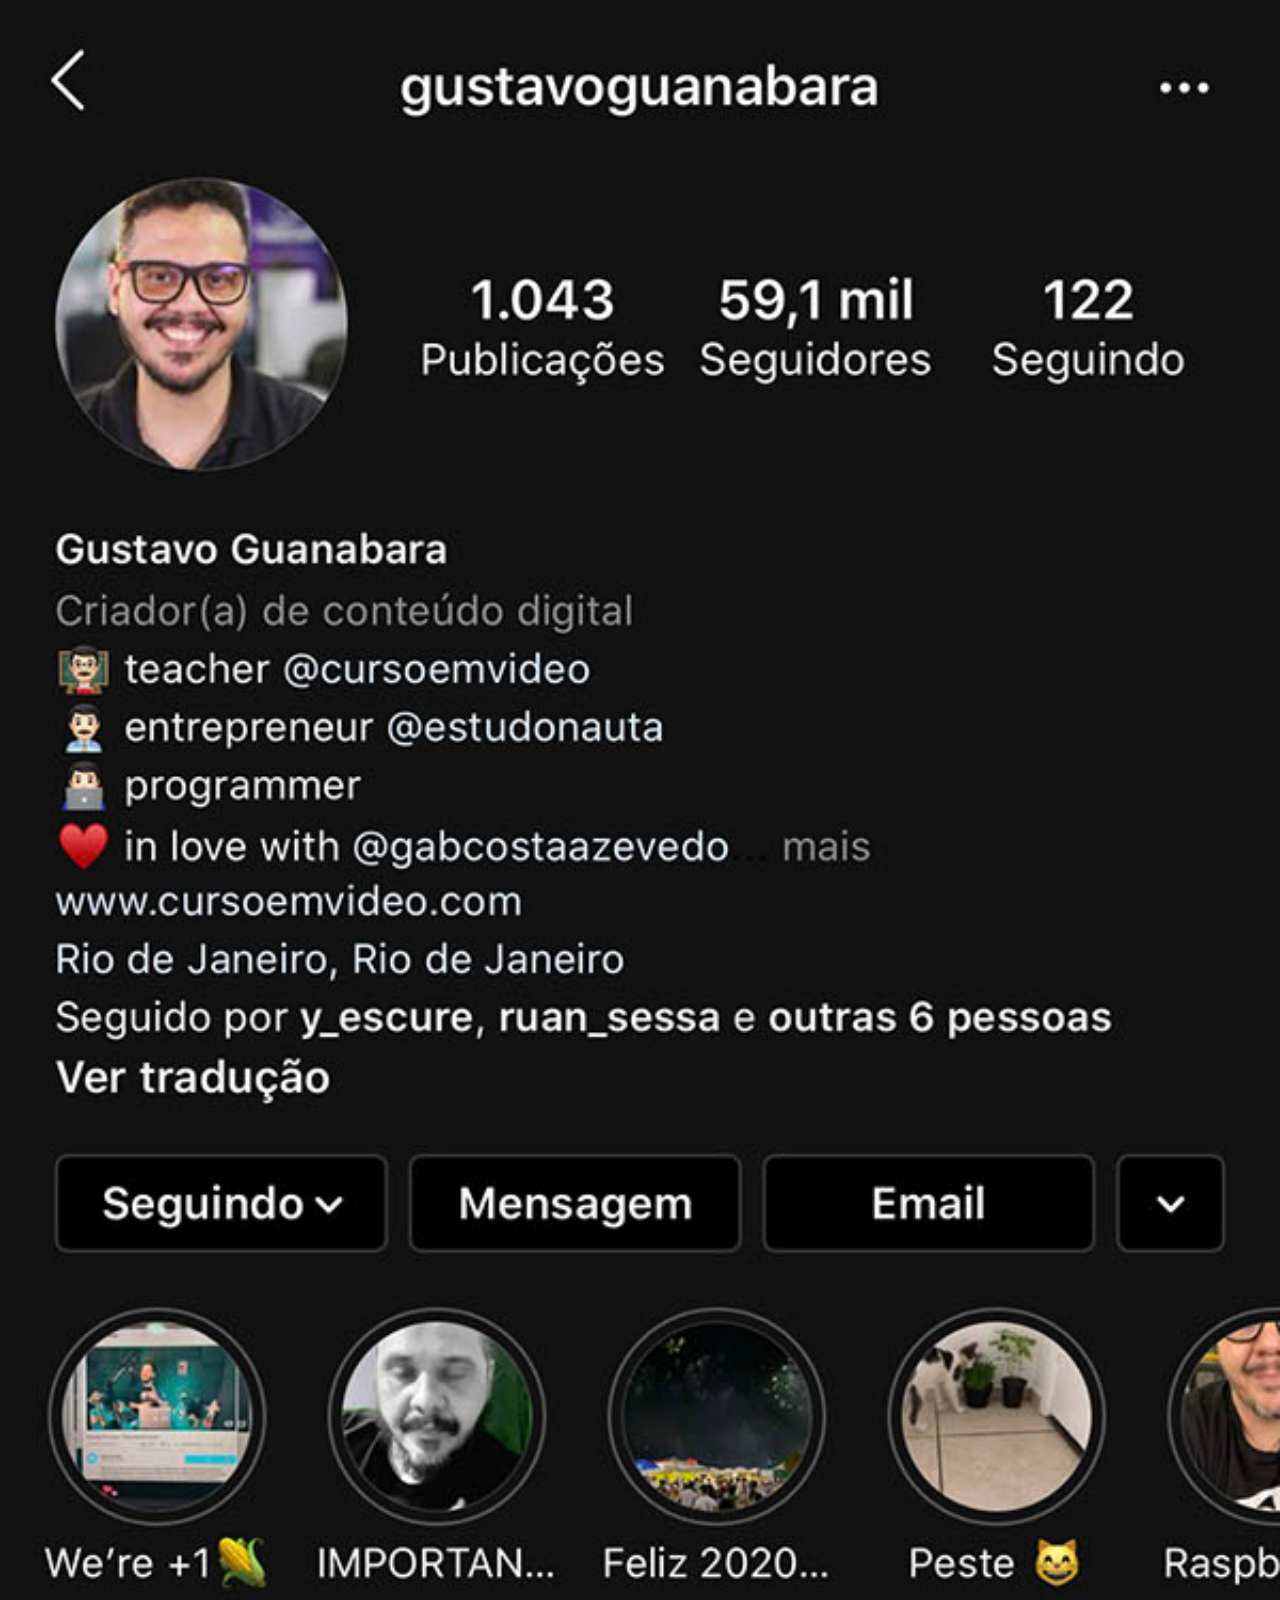
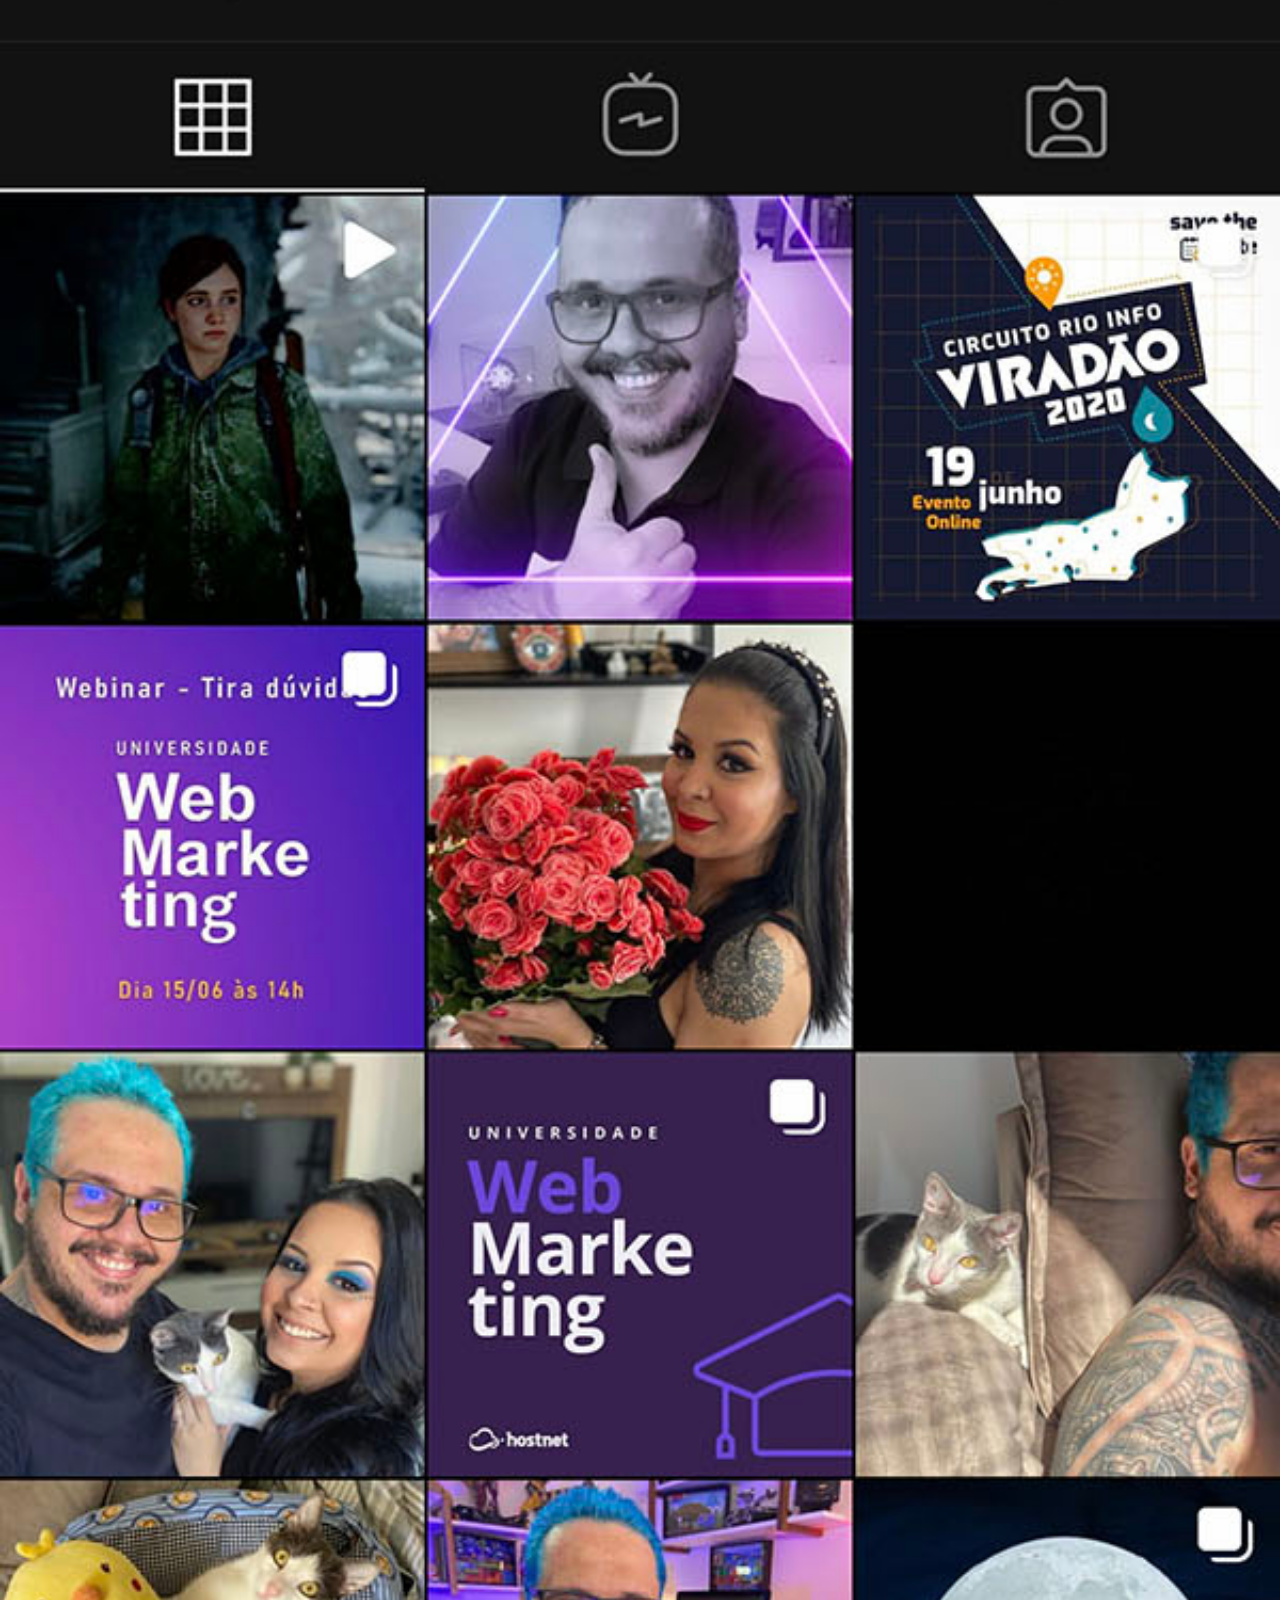
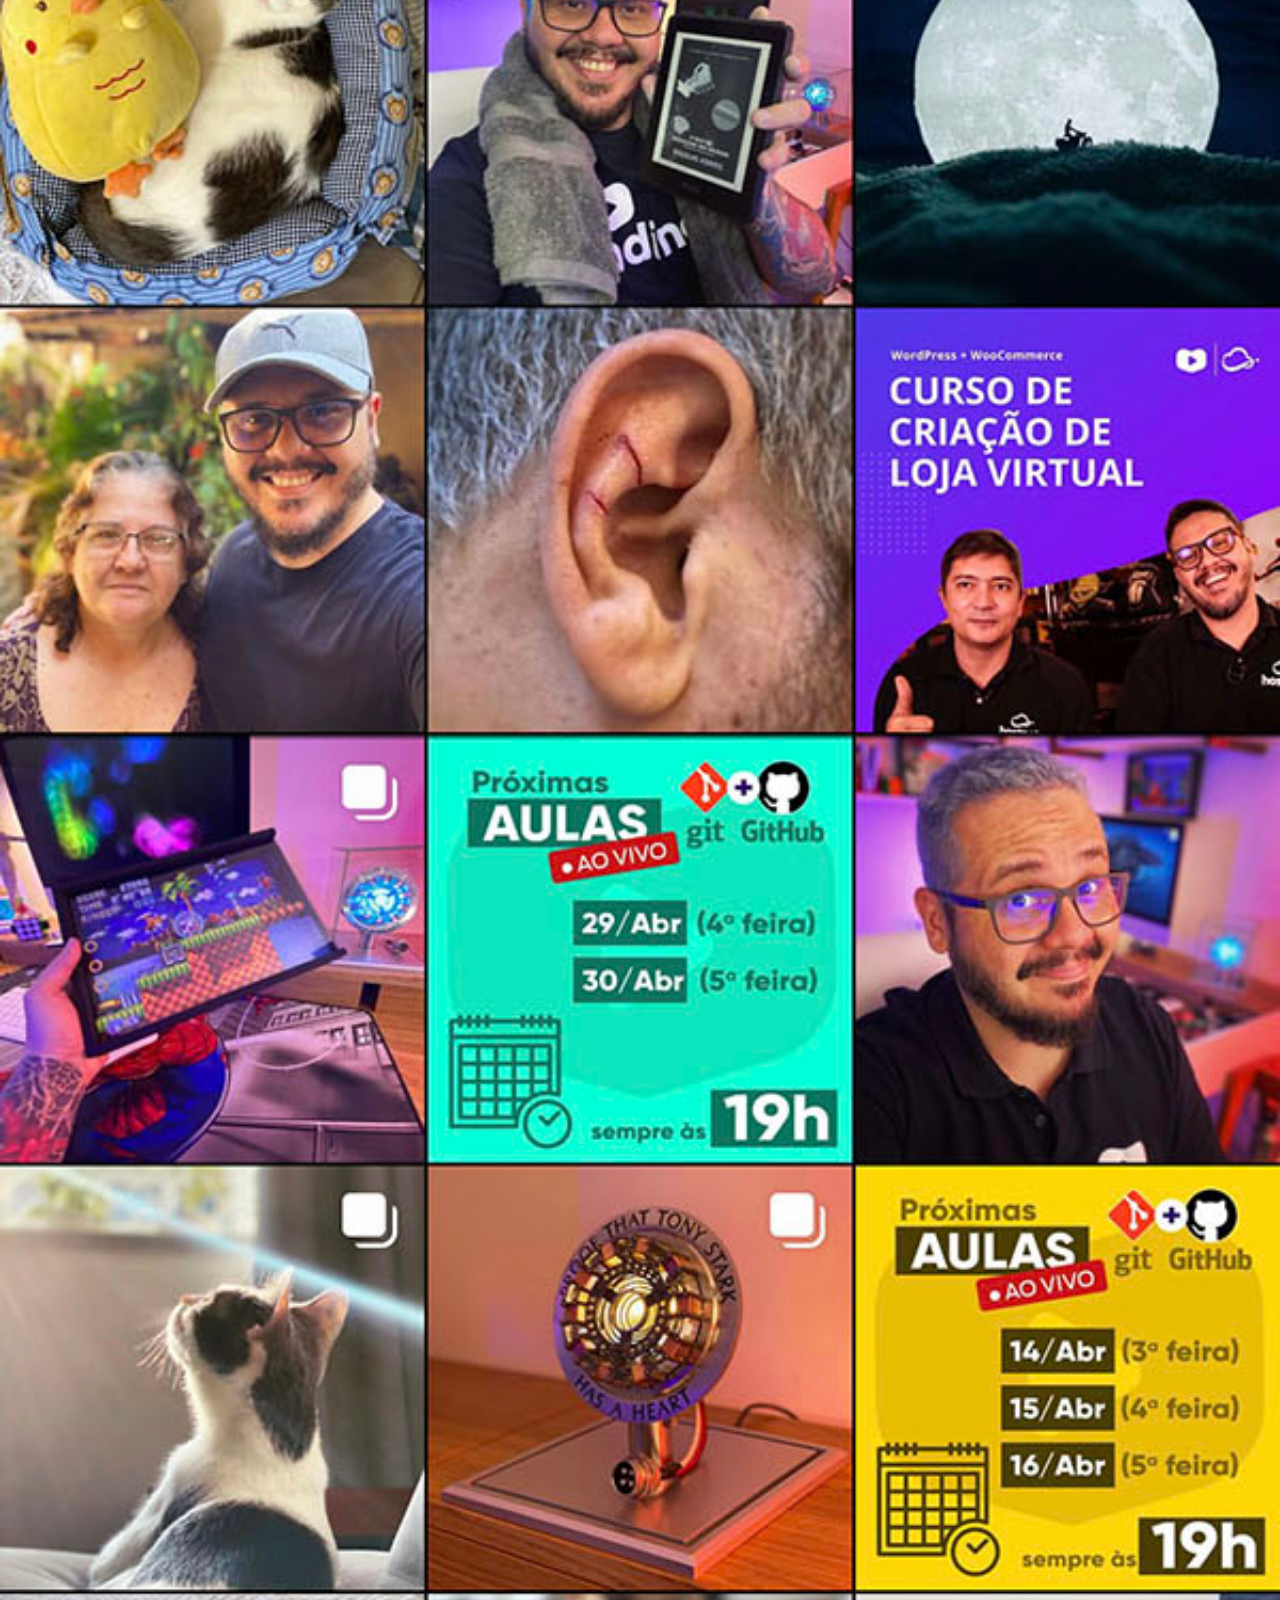
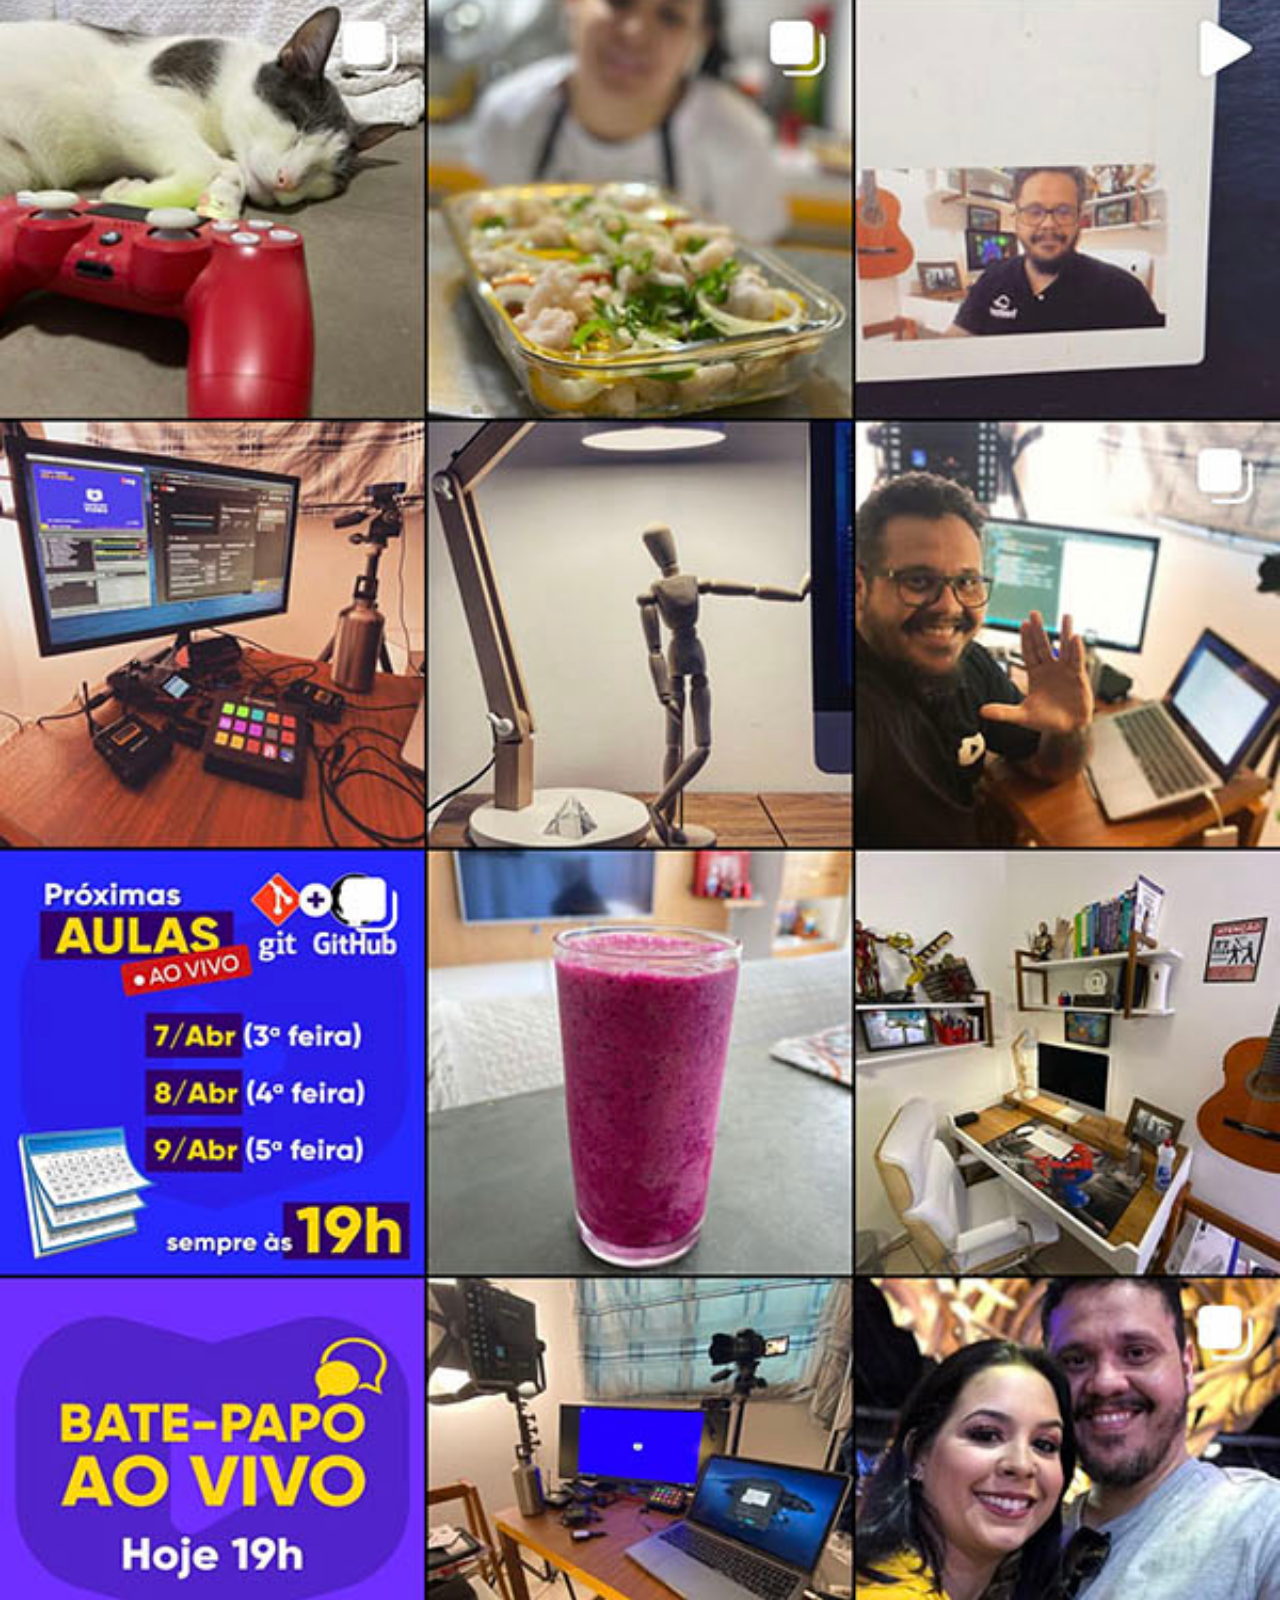
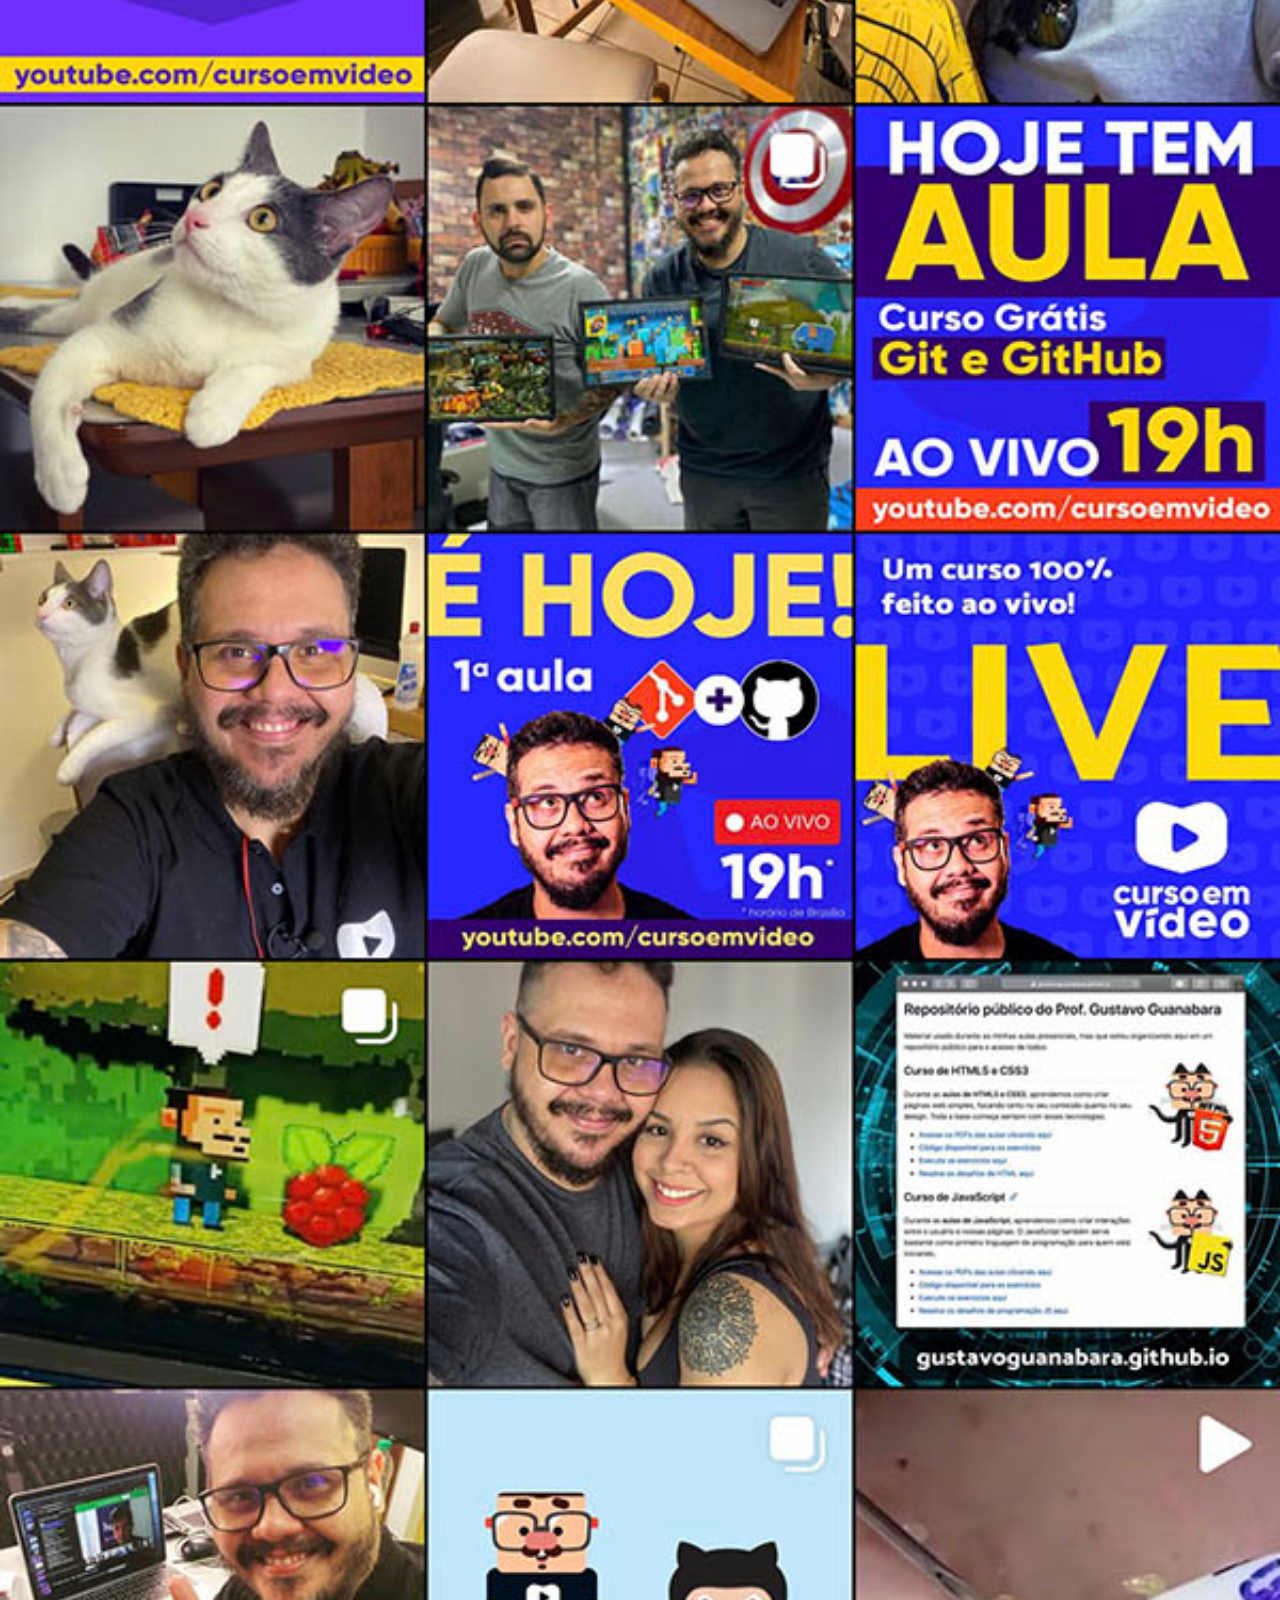
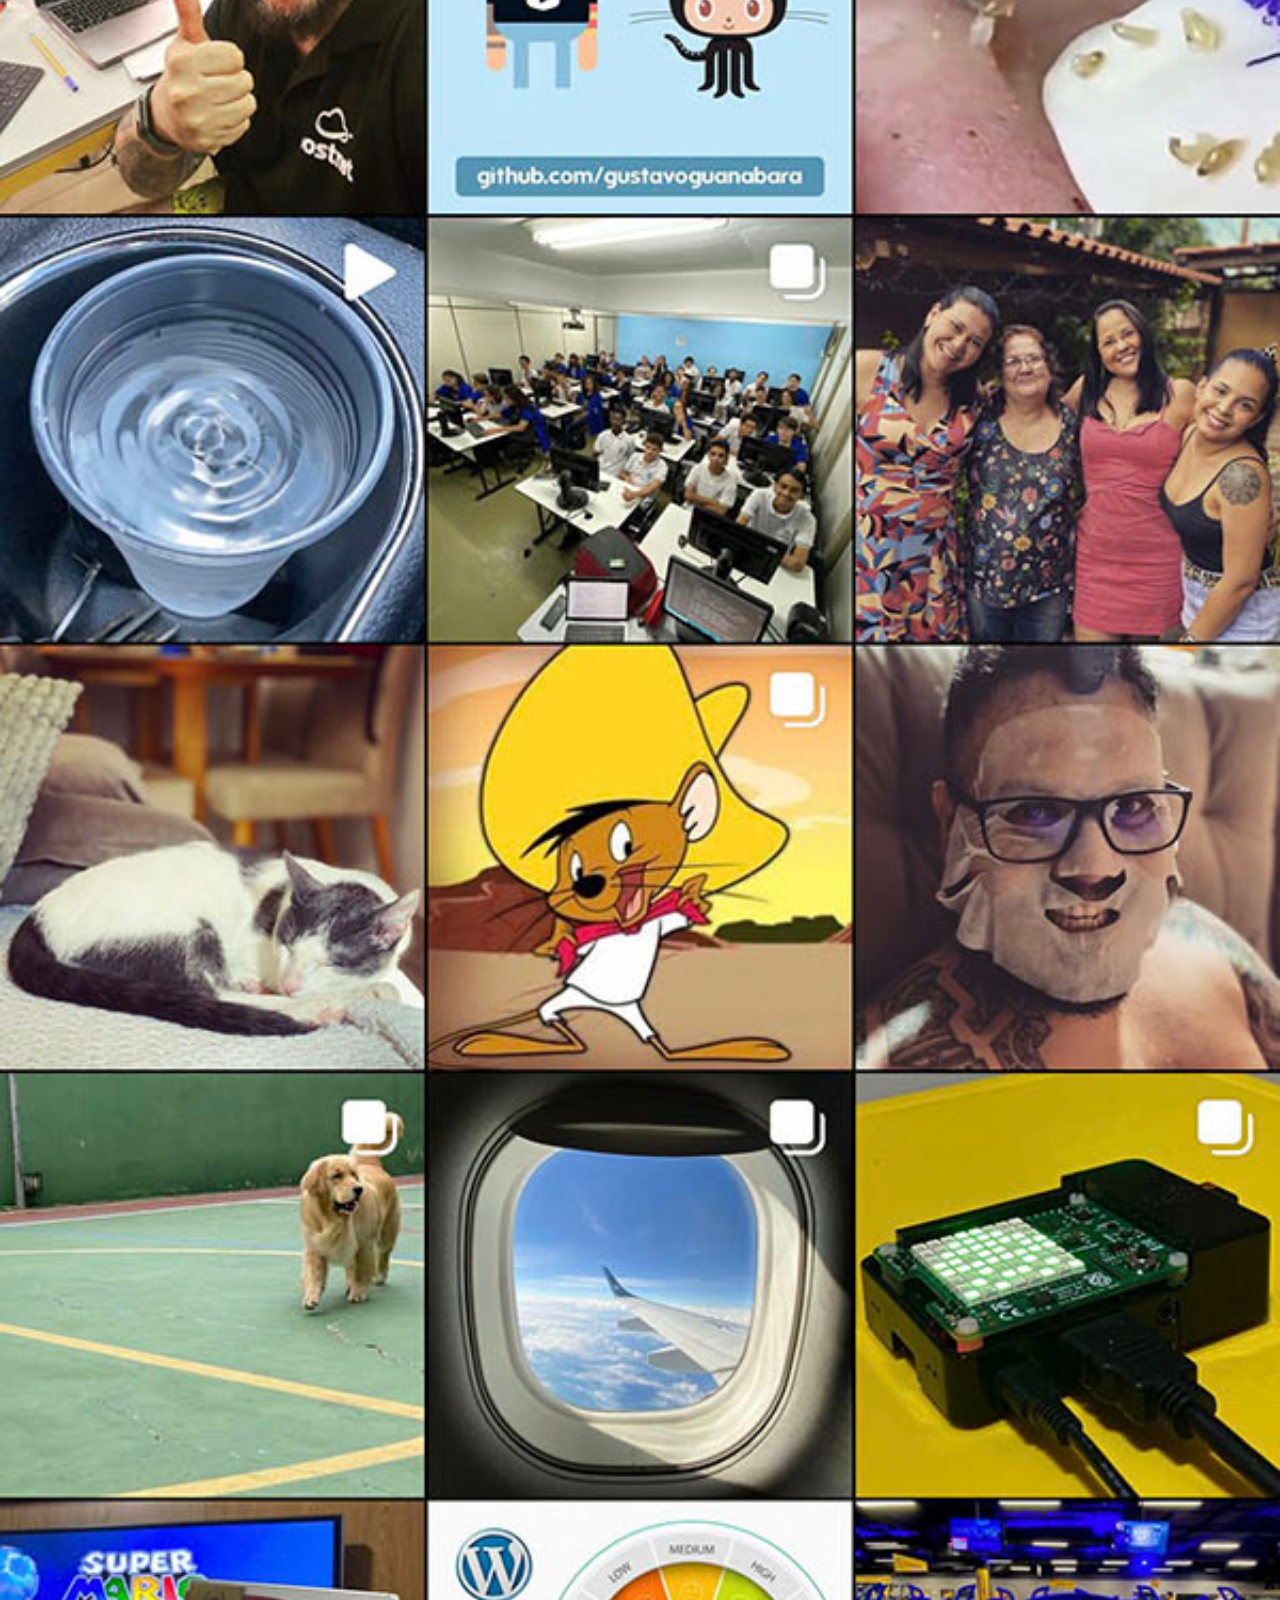
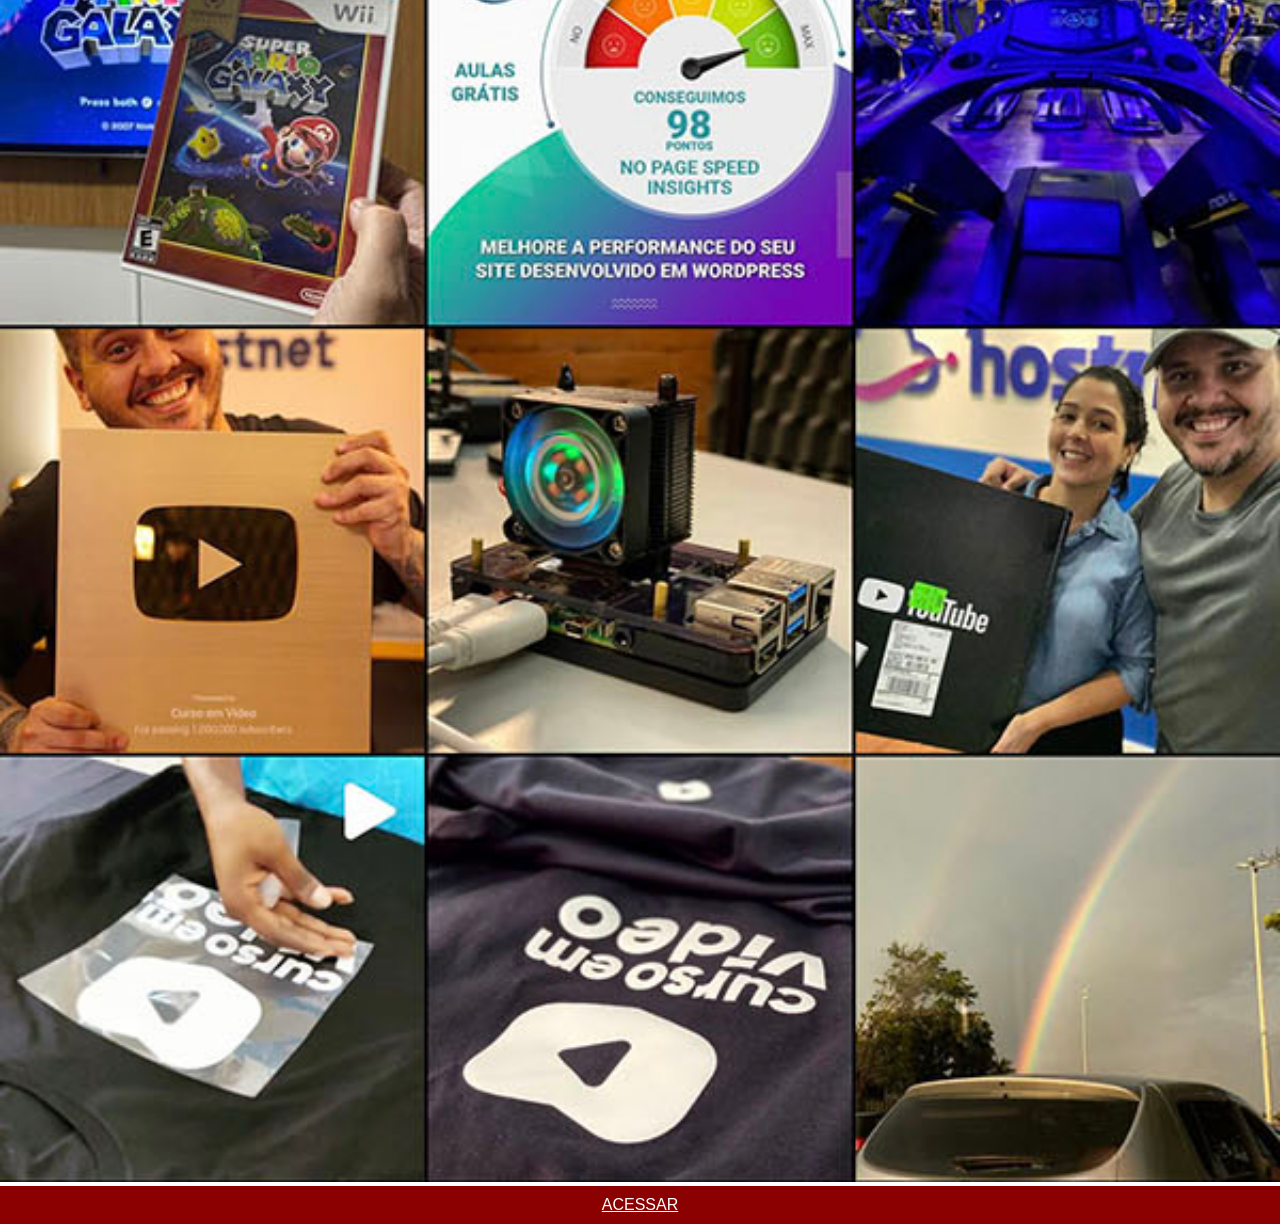
<file: secundario/instagram.html>
<!DOCTYPE html>
<html lang="pt-br">
<head>
    <meta charset="UTF-8">
    <meta name="viewport" content="width=device-width, initial-scale=1.0">
    <link rel="stylesheet" href="estilo/style.css">
    <title>INSTAGRAM</title>
</head>
<body>
    <img src="../imagens/tela-instagram.jpg" alt="instagram">
    <a href="#">ACESSAR</a>
</body>
</html>
</file>
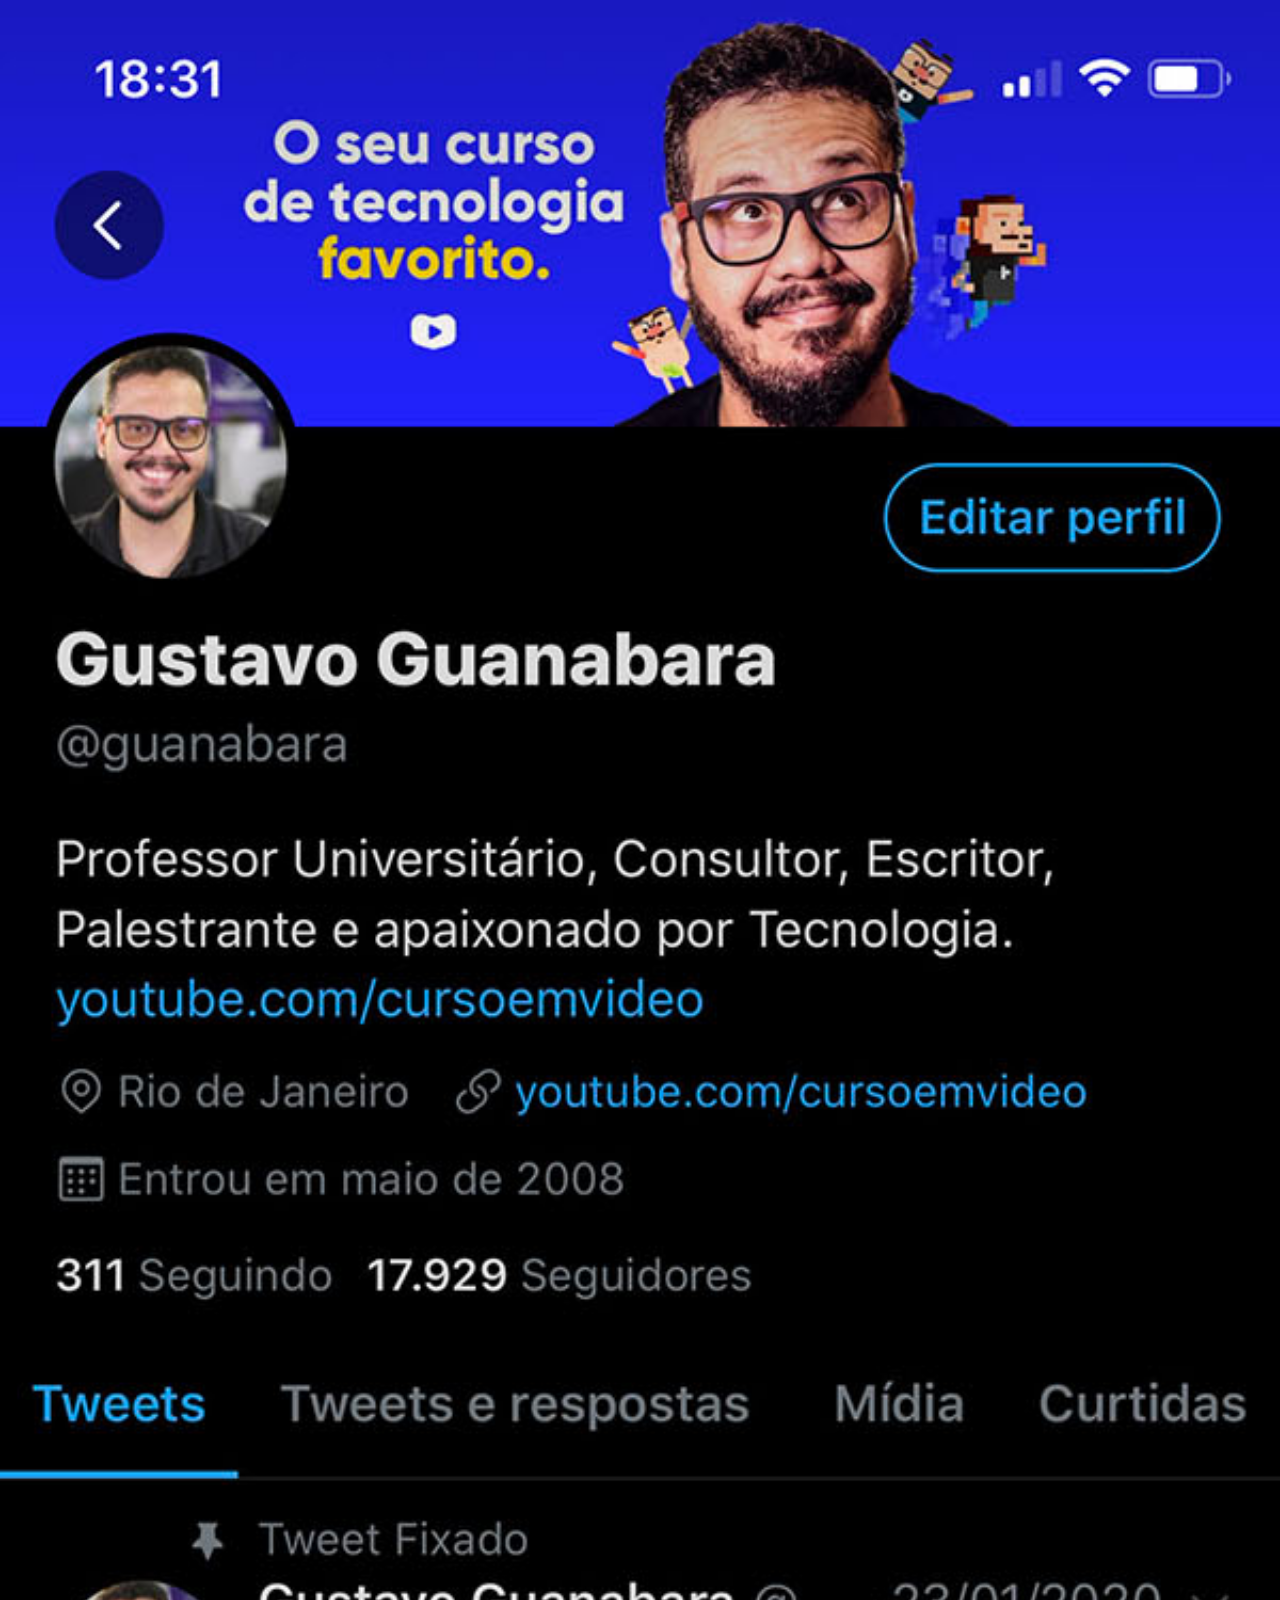
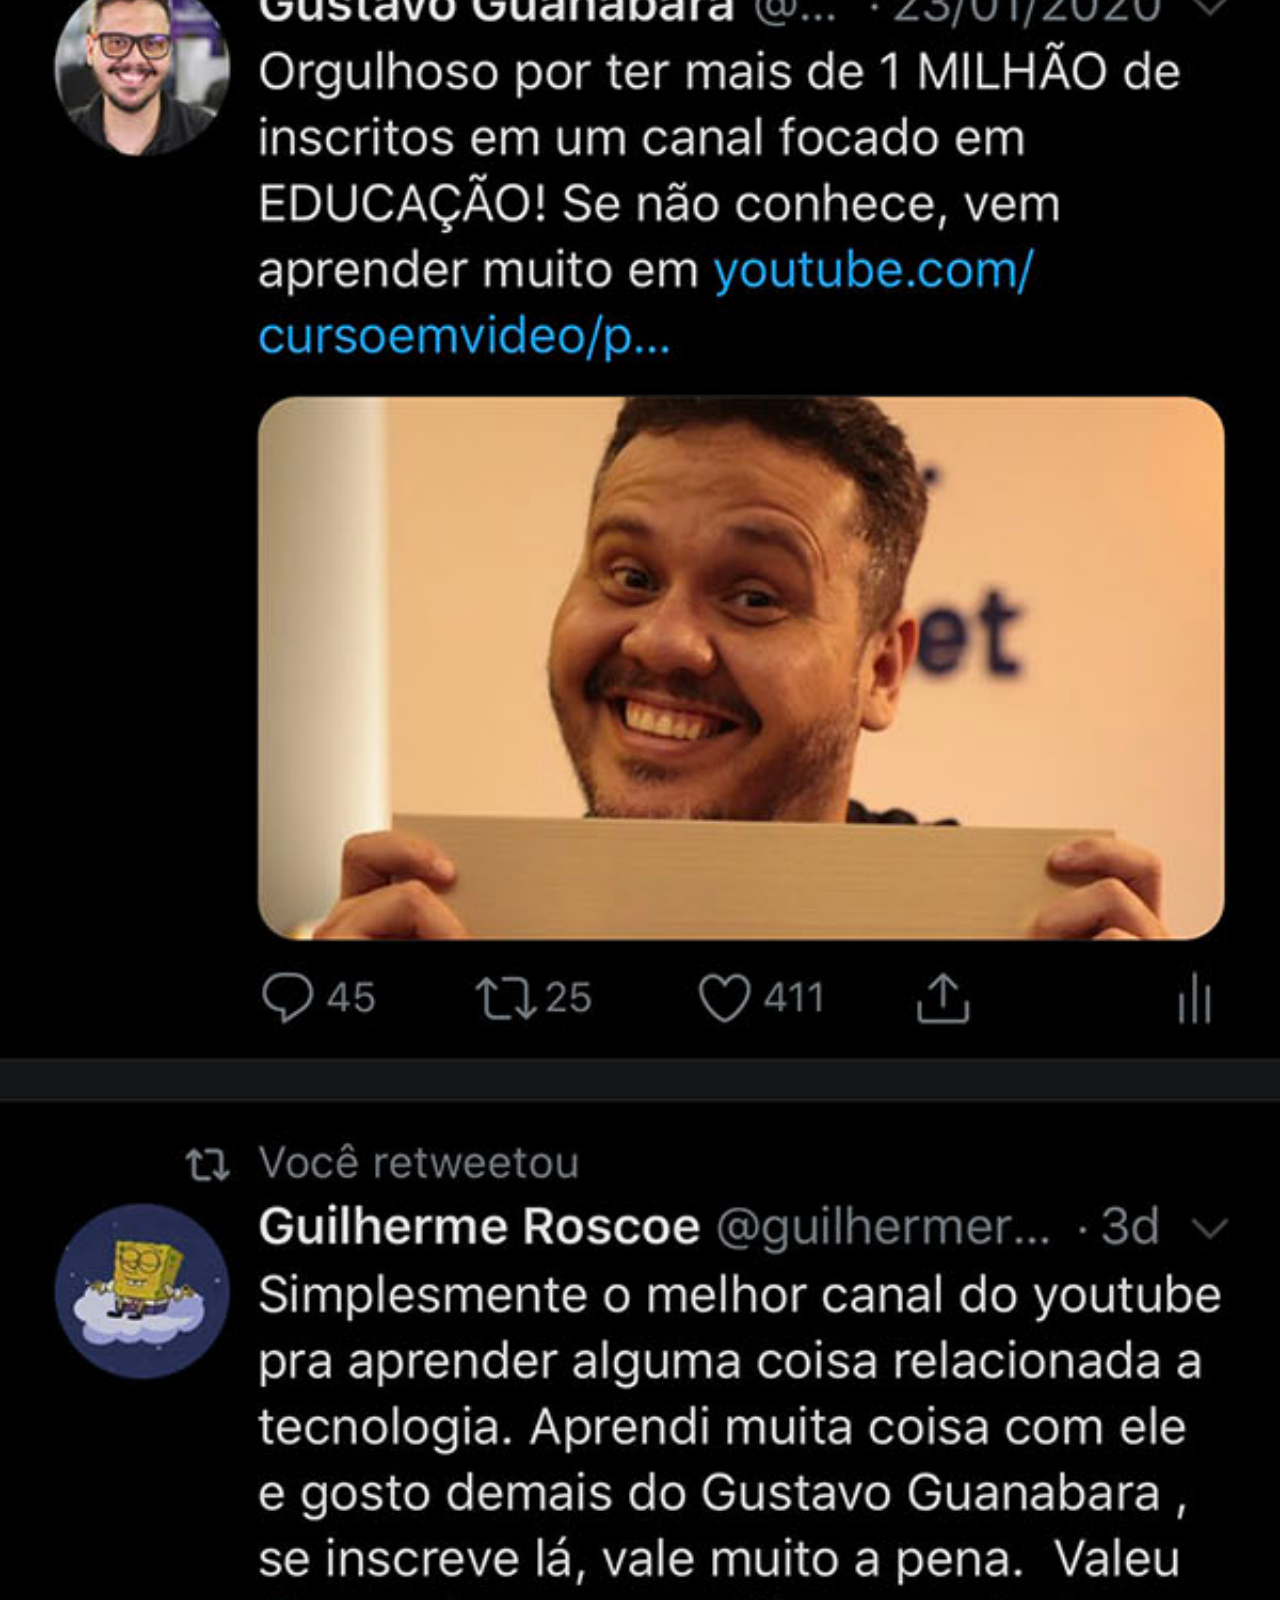
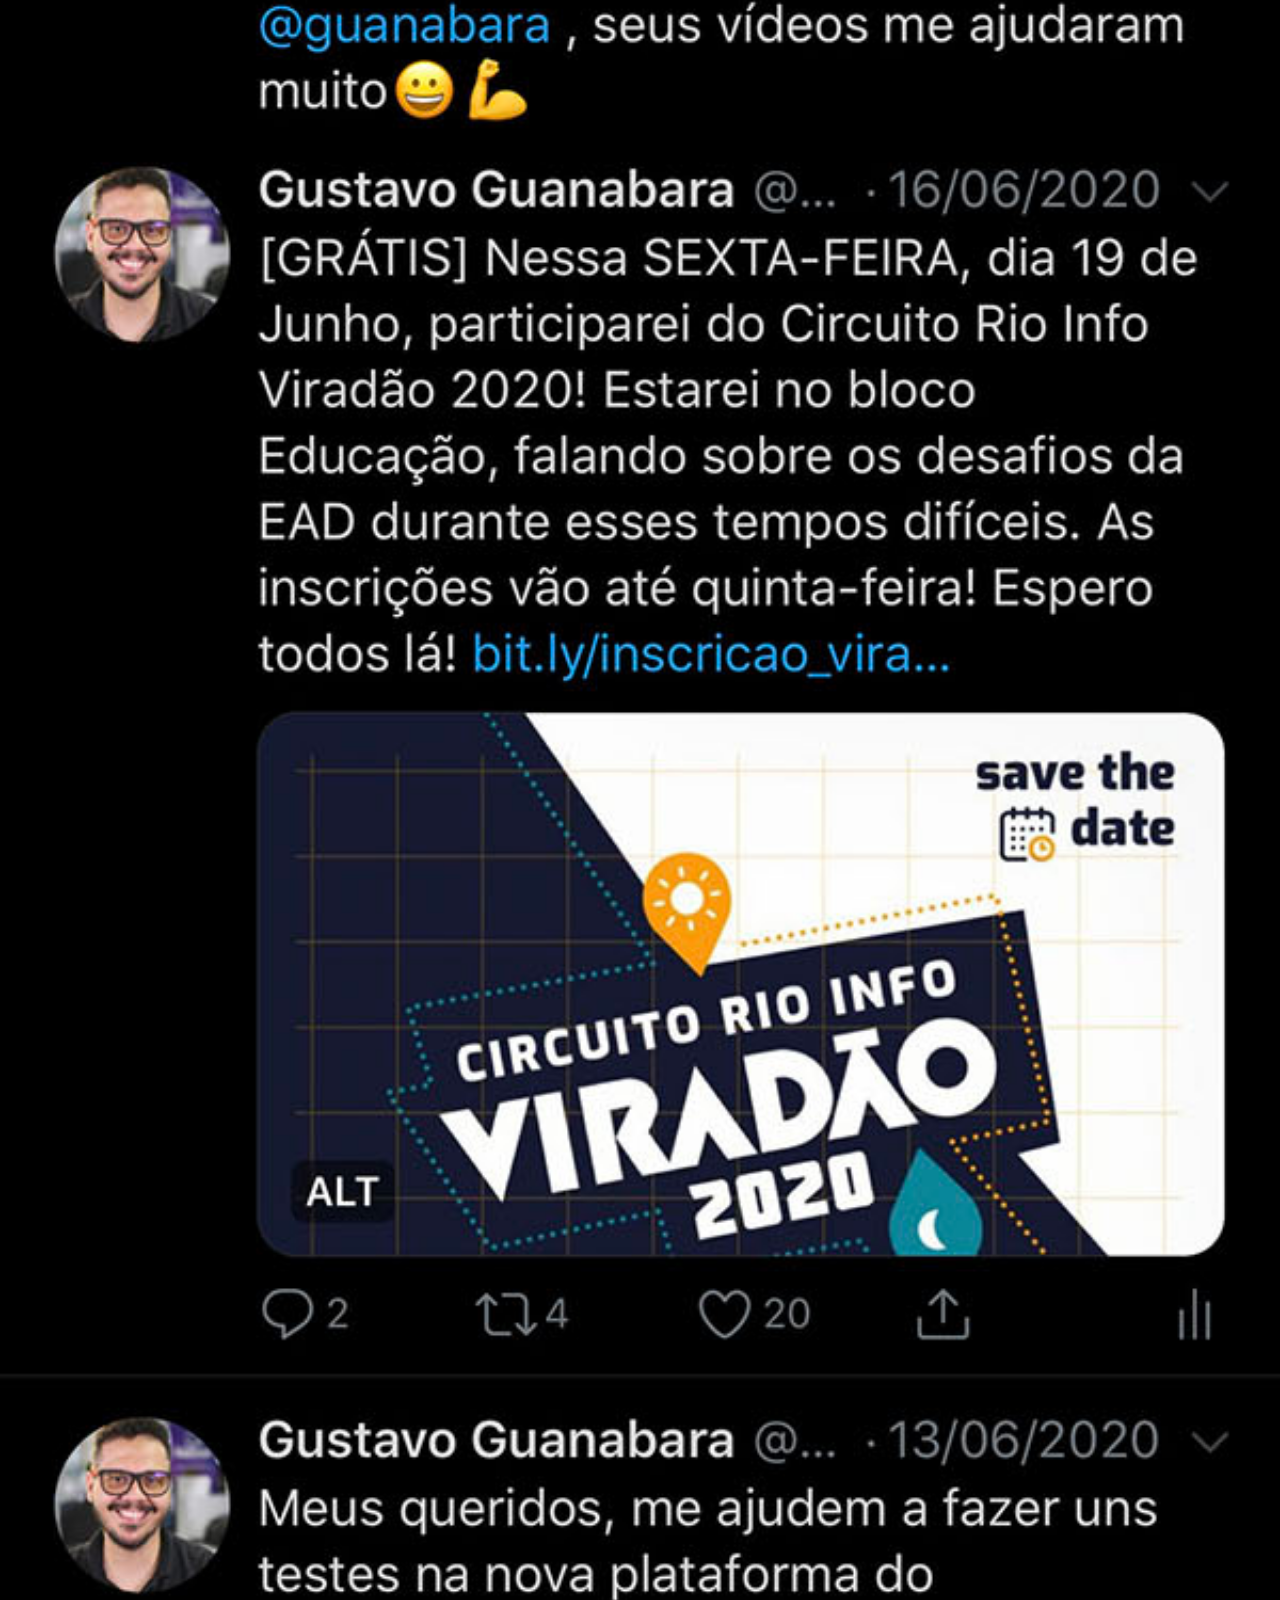
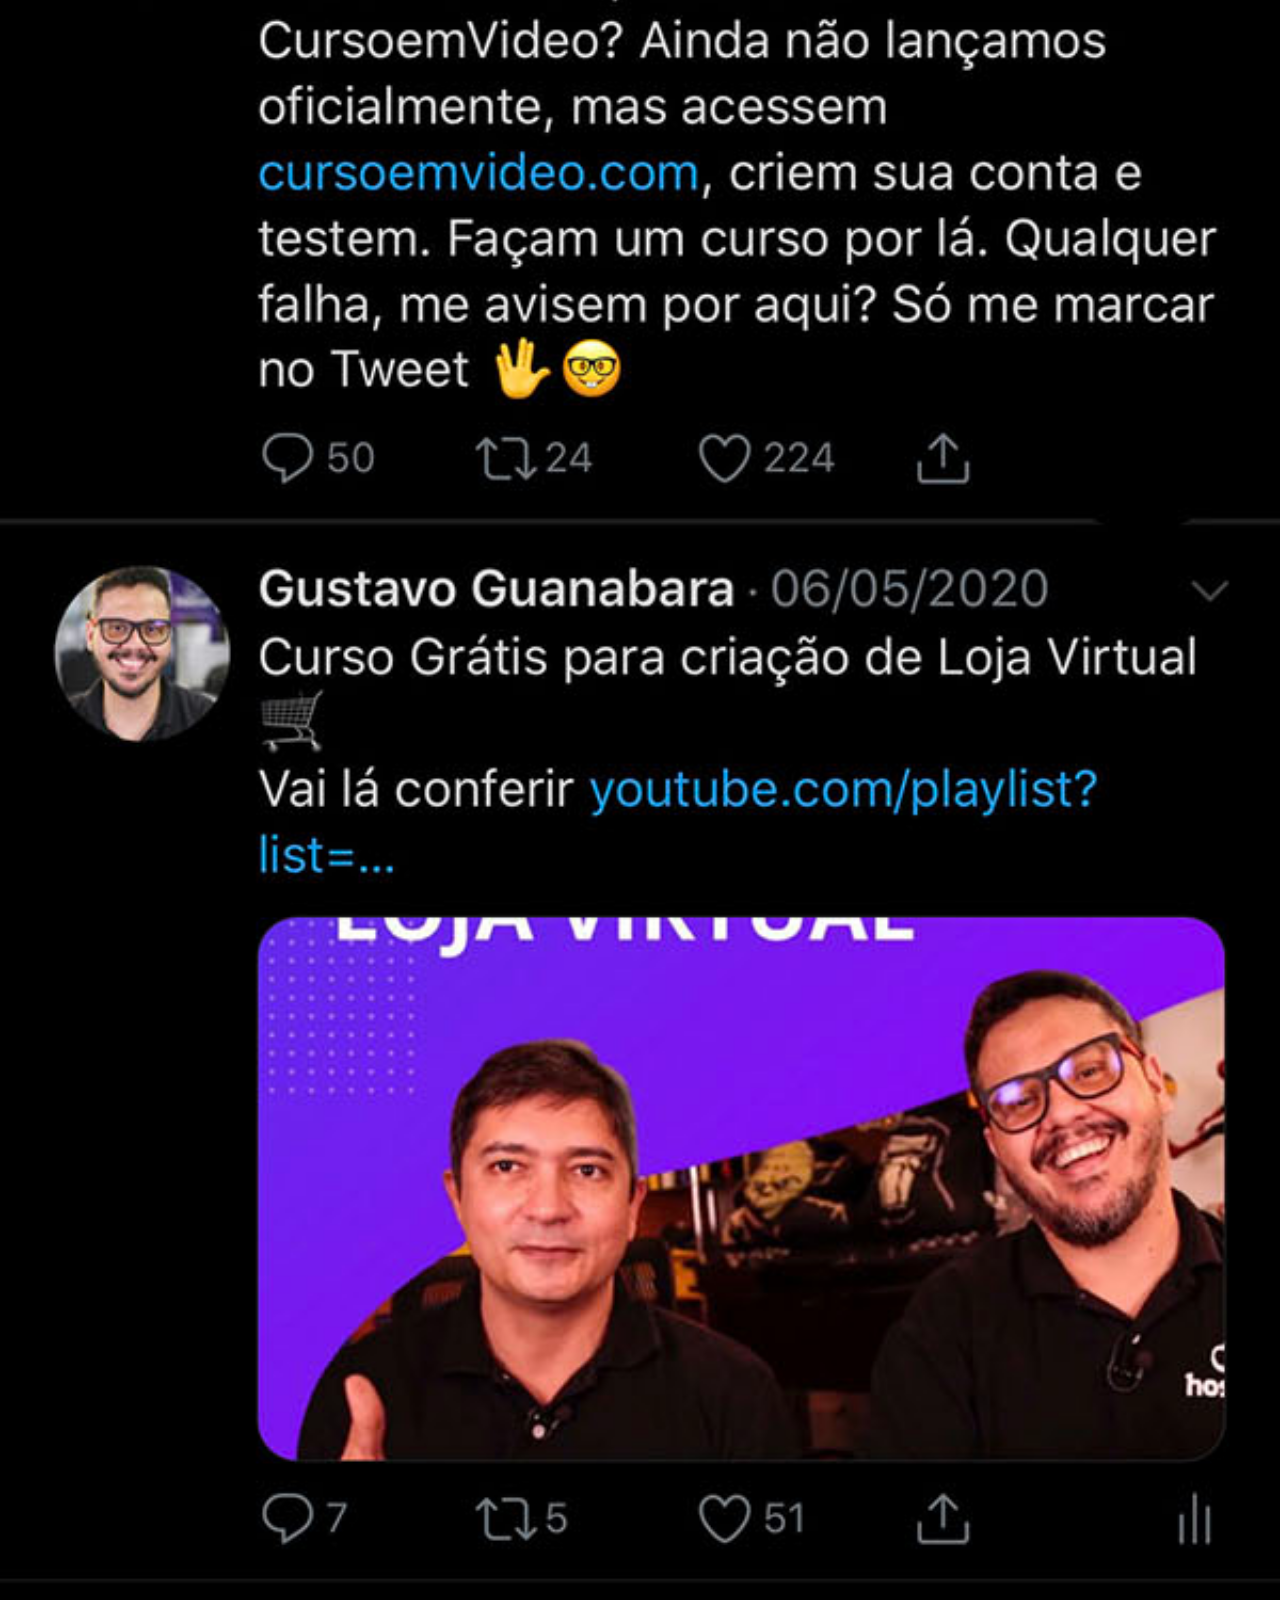
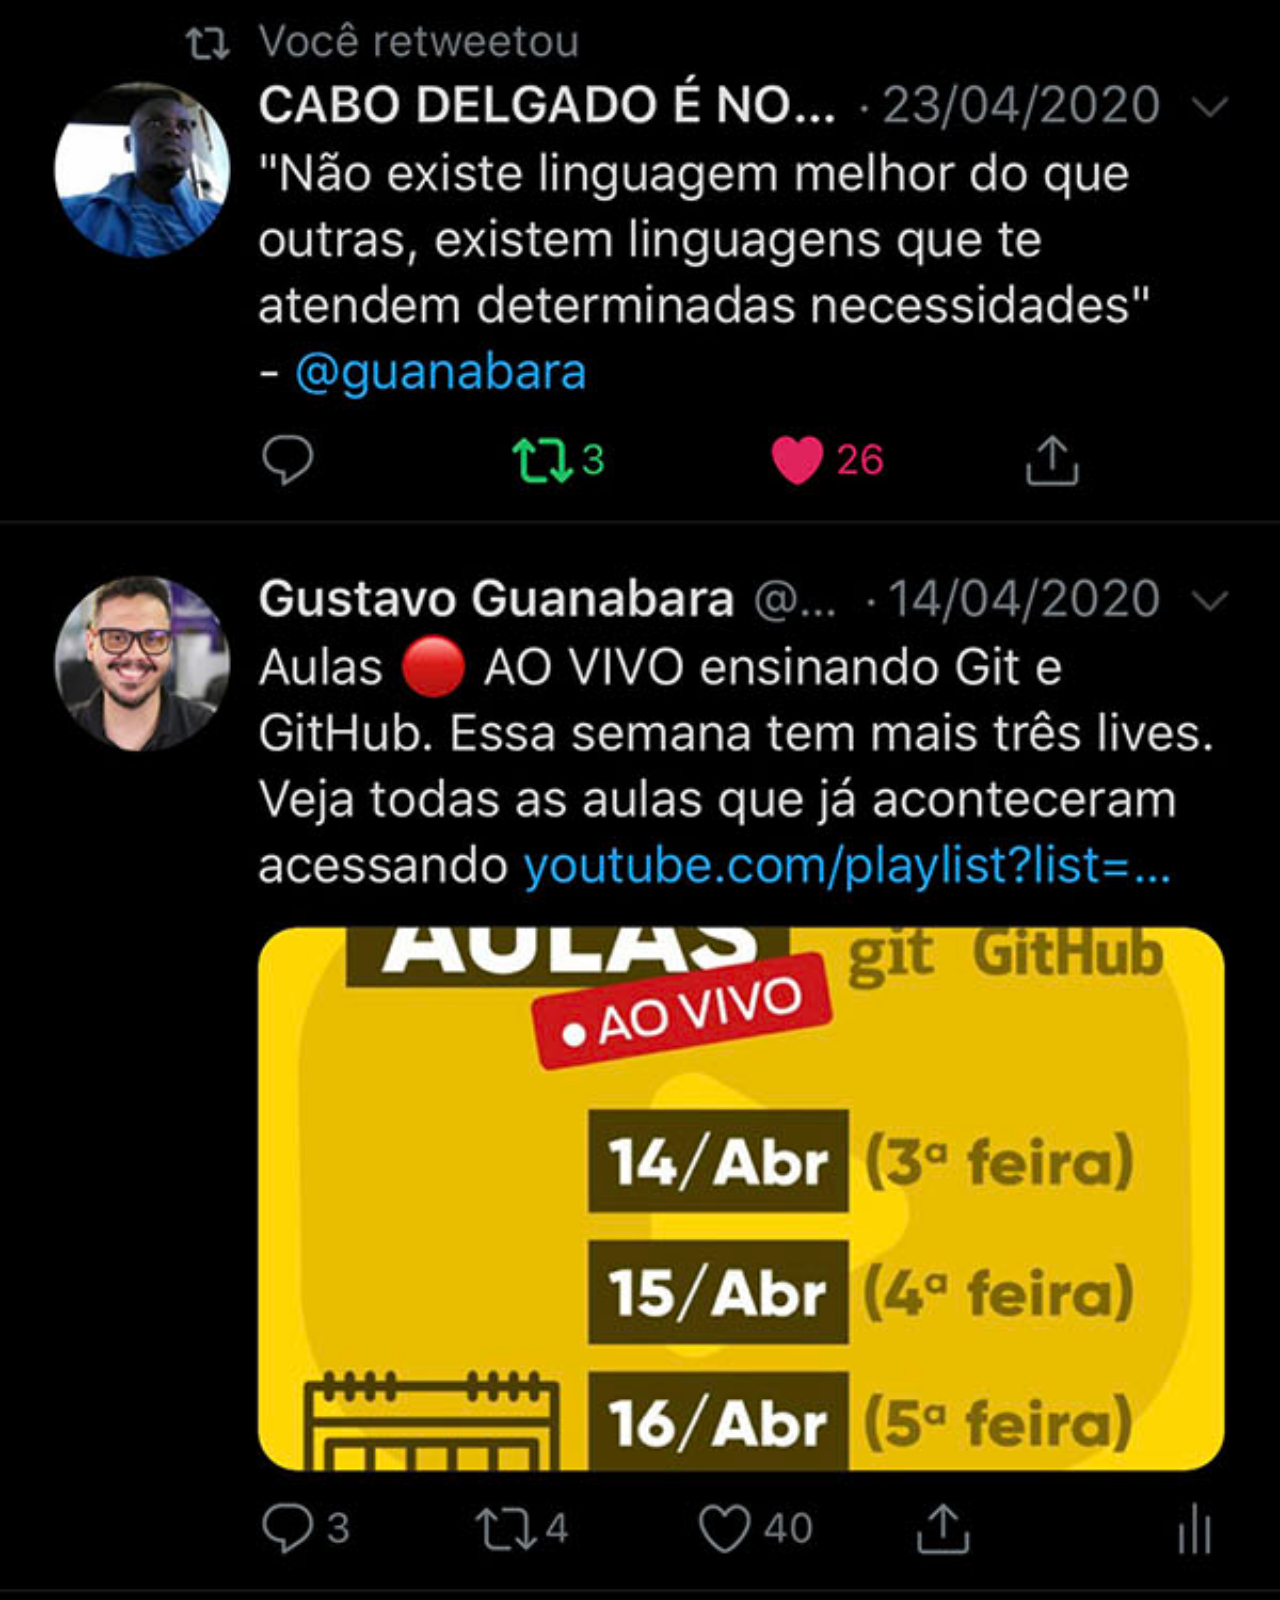
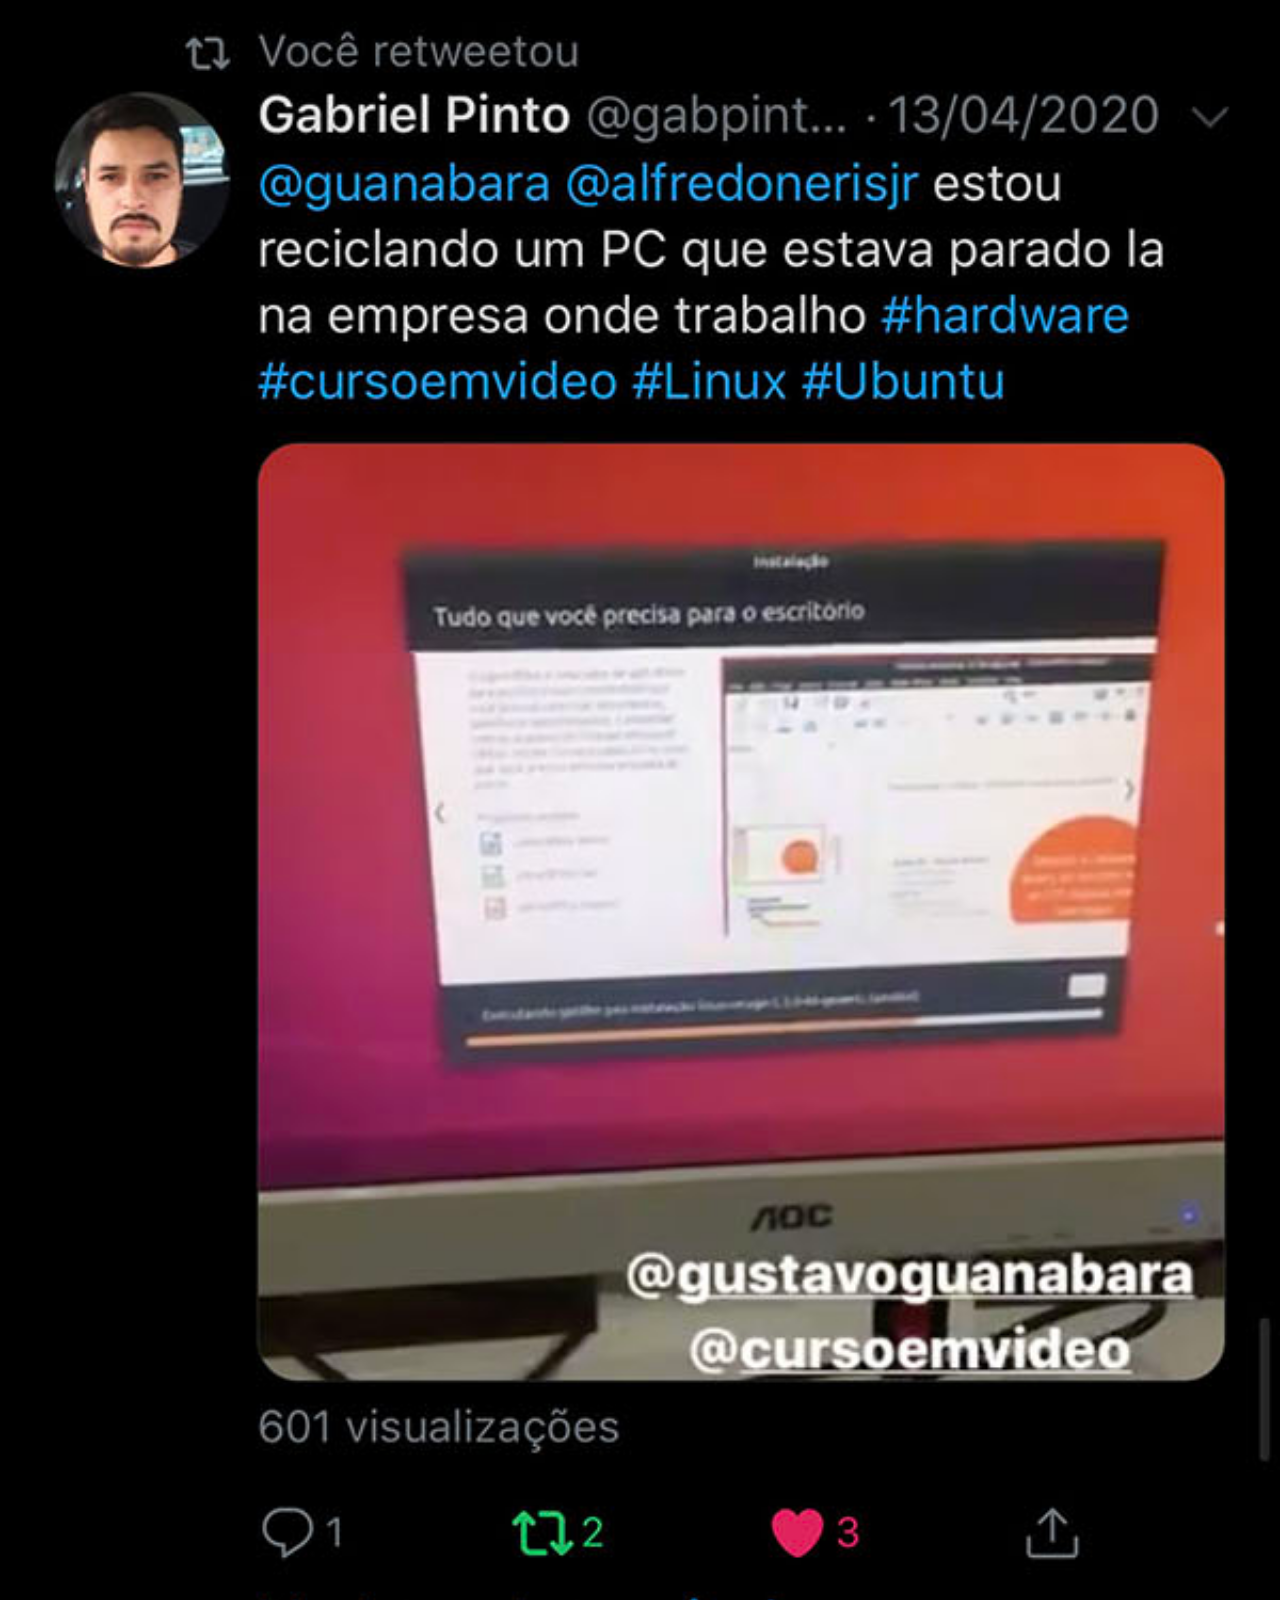
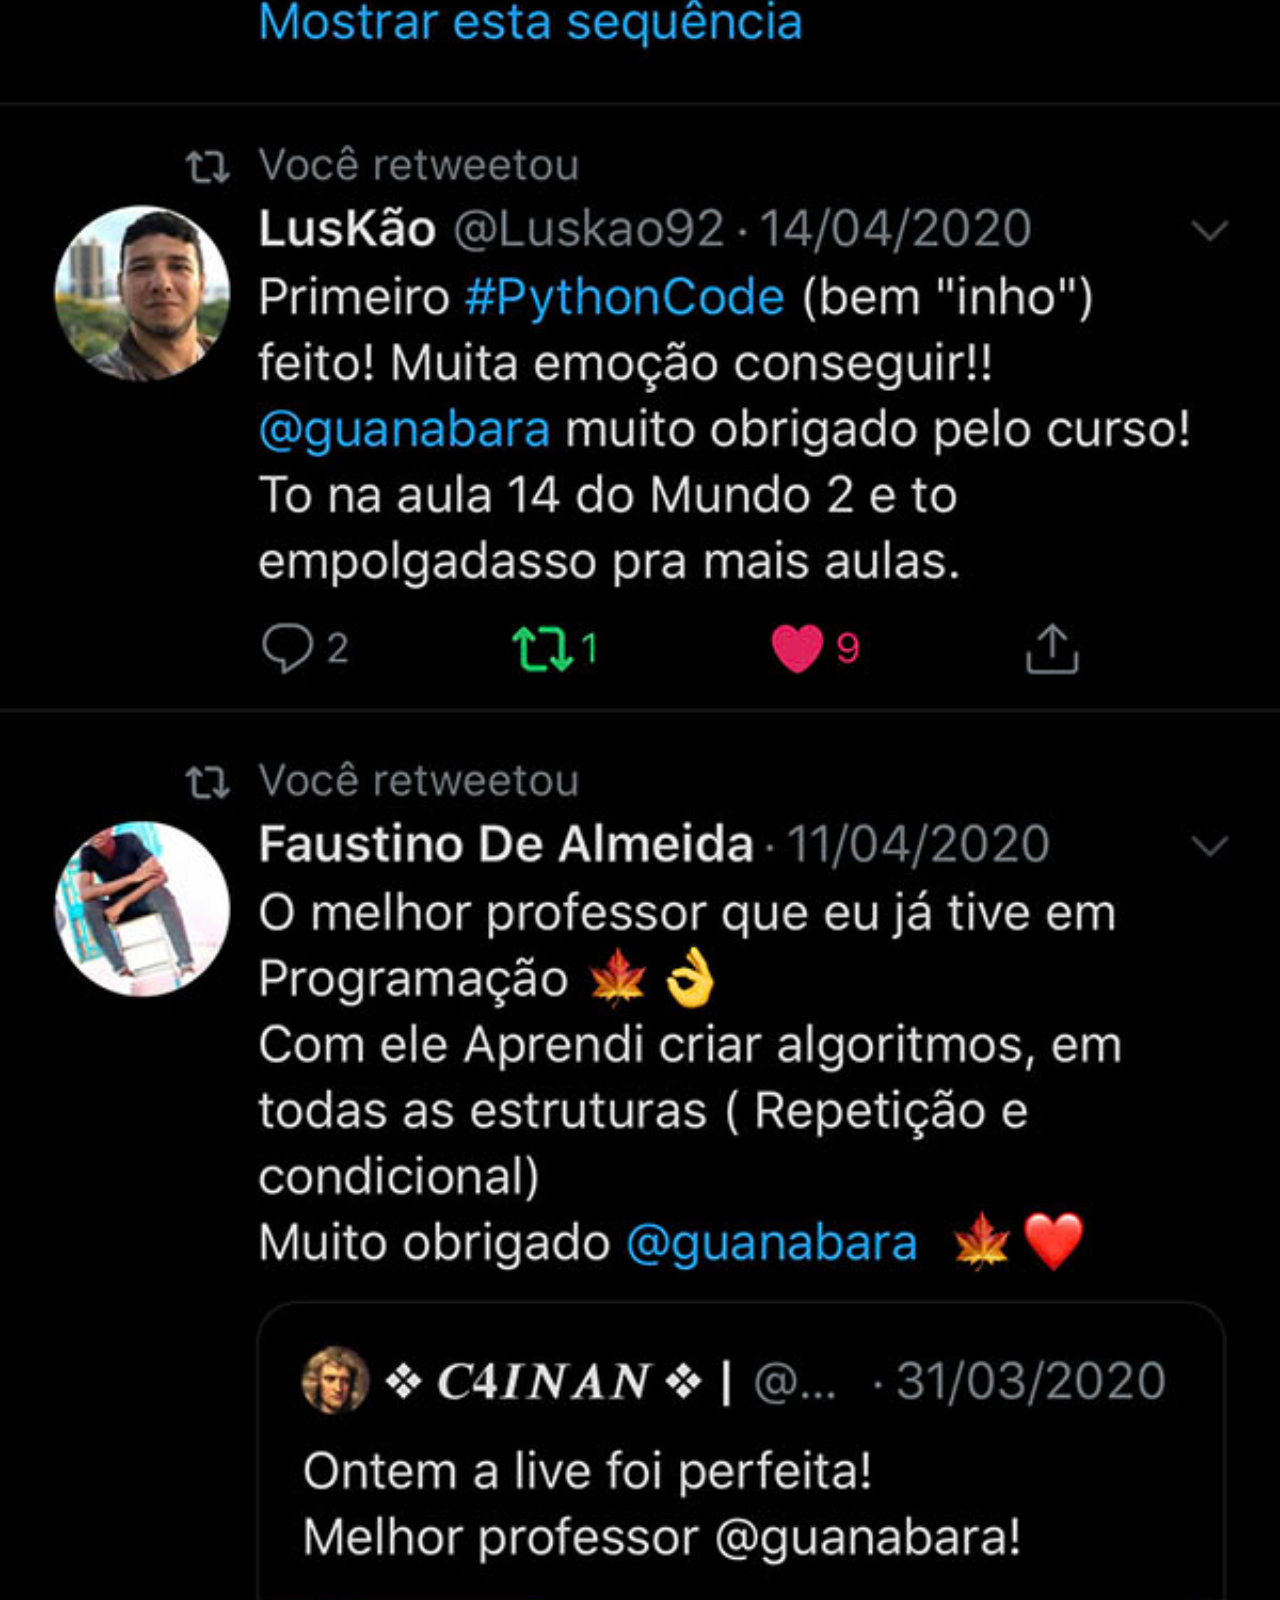
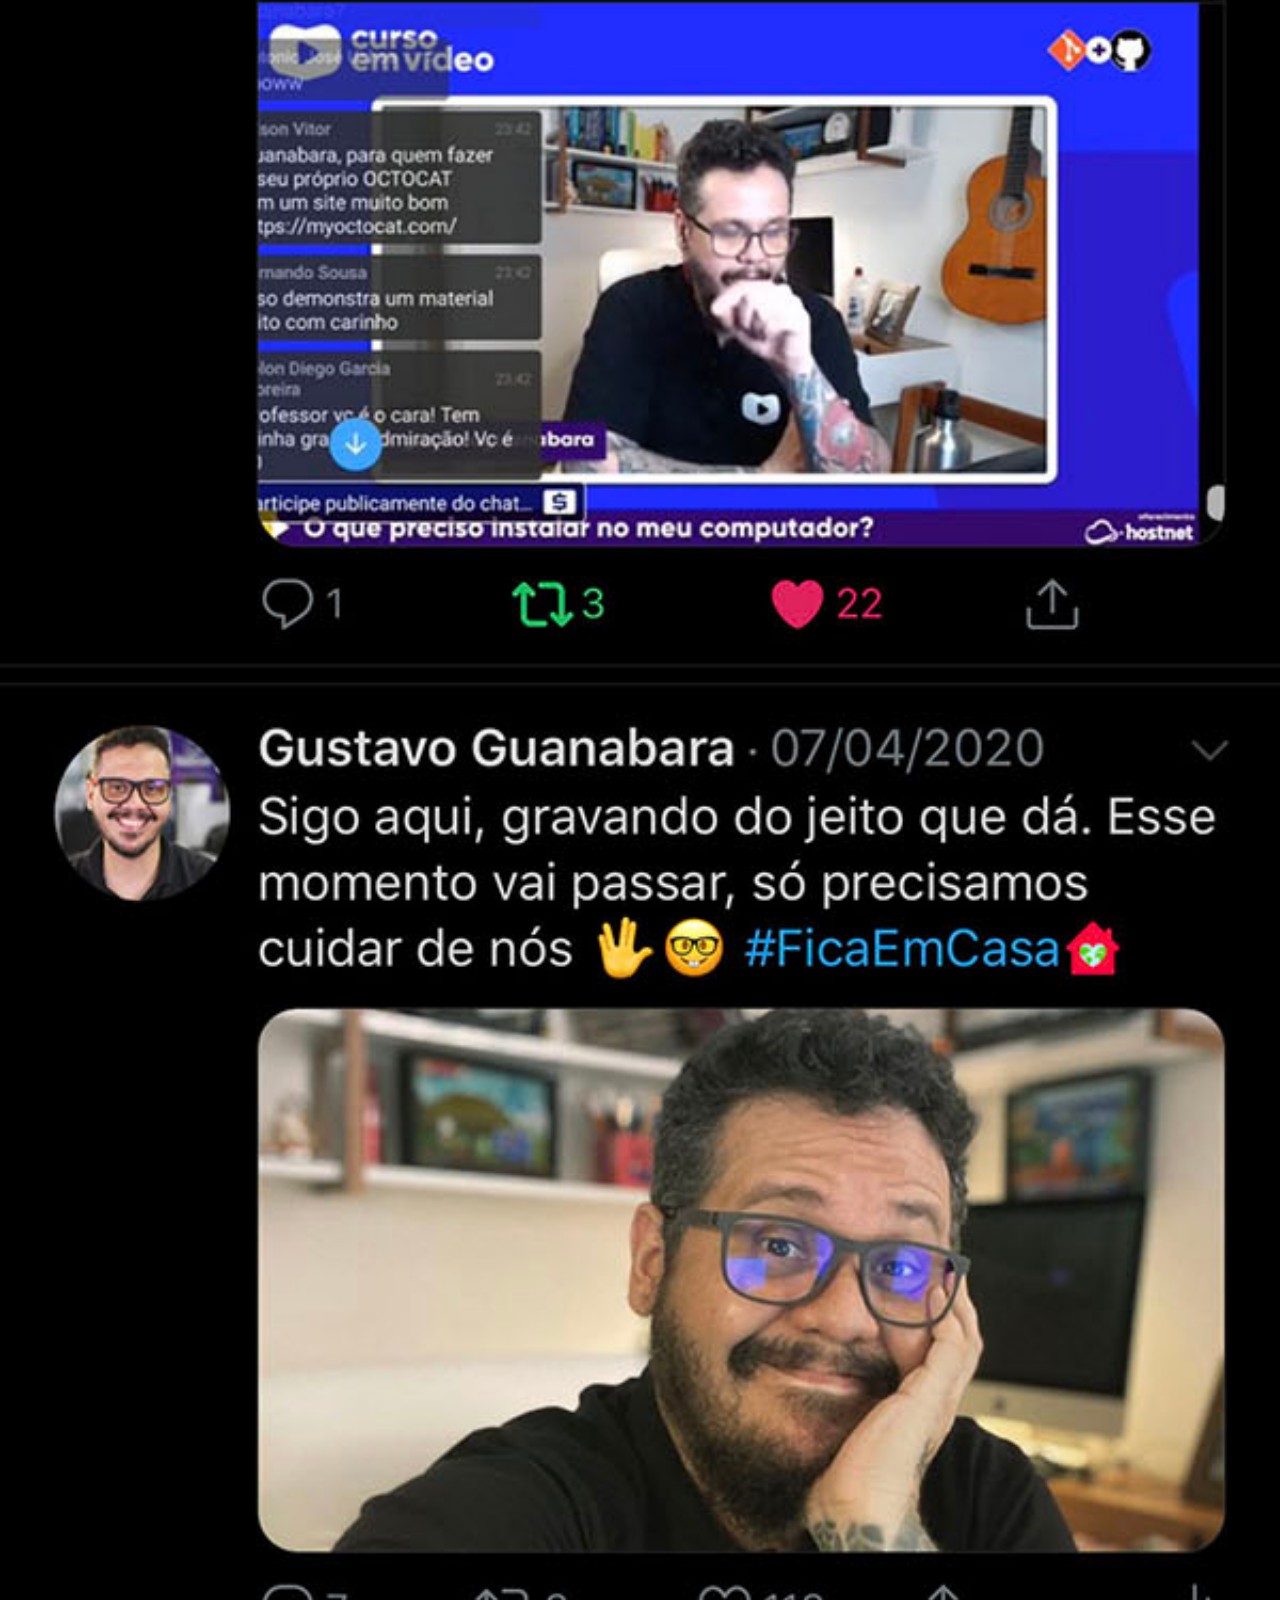
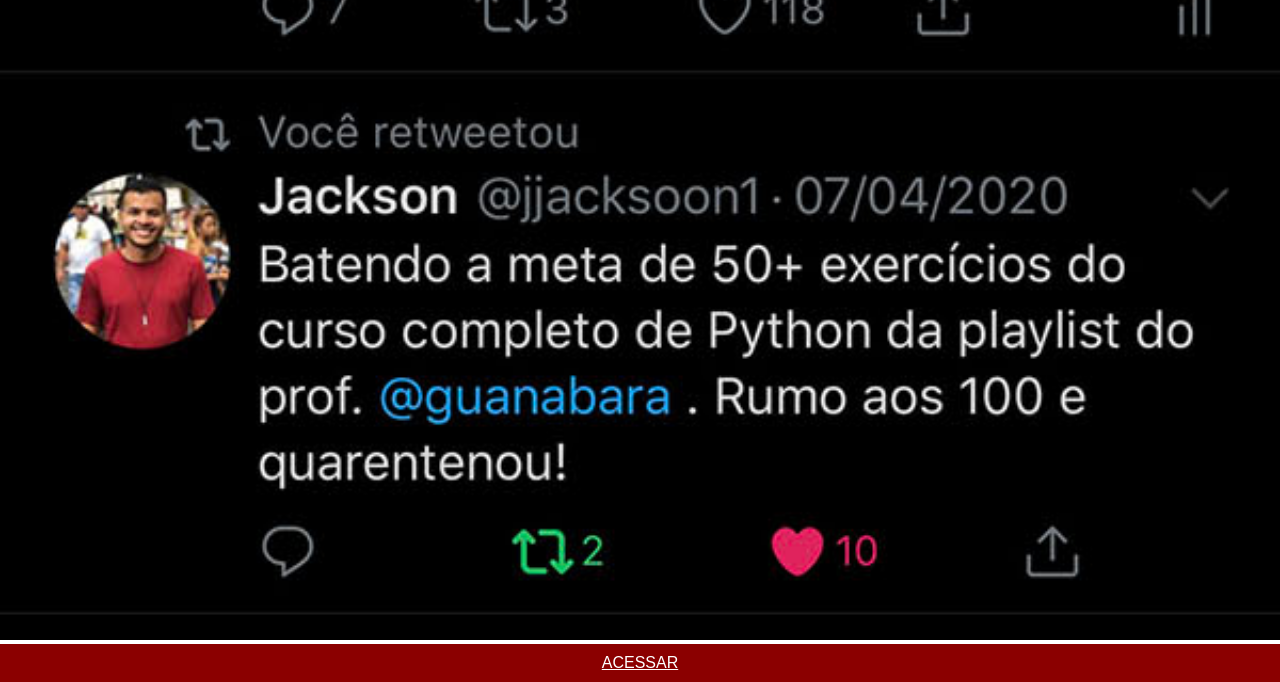
<file: secundario/twiter.html>
<!DOCTYPE html>
<html lang="pt-br">
<head>
    <meta charset="UTF-8">
    <meta name="viewport" content="width=device-width, initial-scale=1.0">
    <link rel="stylesheet" href="estilo/style.css">
    <title>twitter</title>
</head>
<body>
    <img src="../imagens/tela-twitter.jpg" alt="twitter">
    <a href="#">ACESSAR</a>
</body>
</html>
</file>
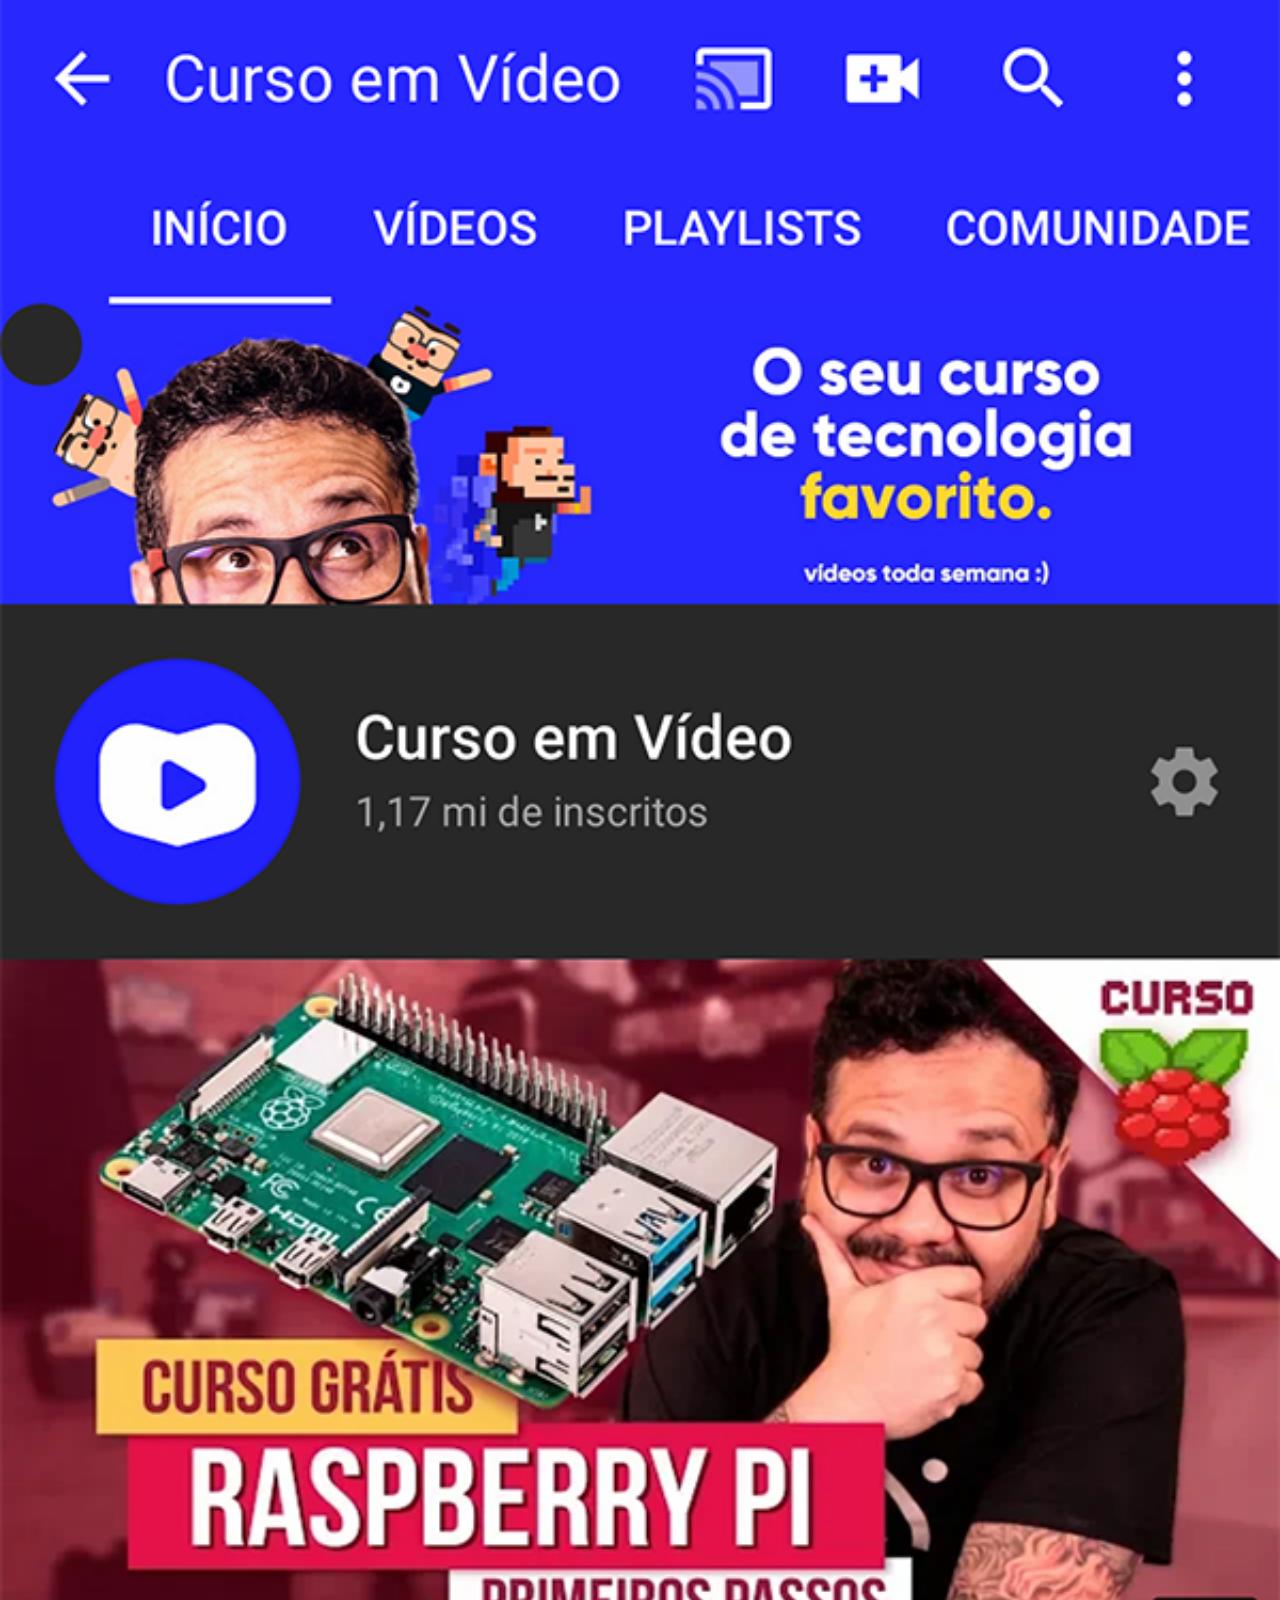
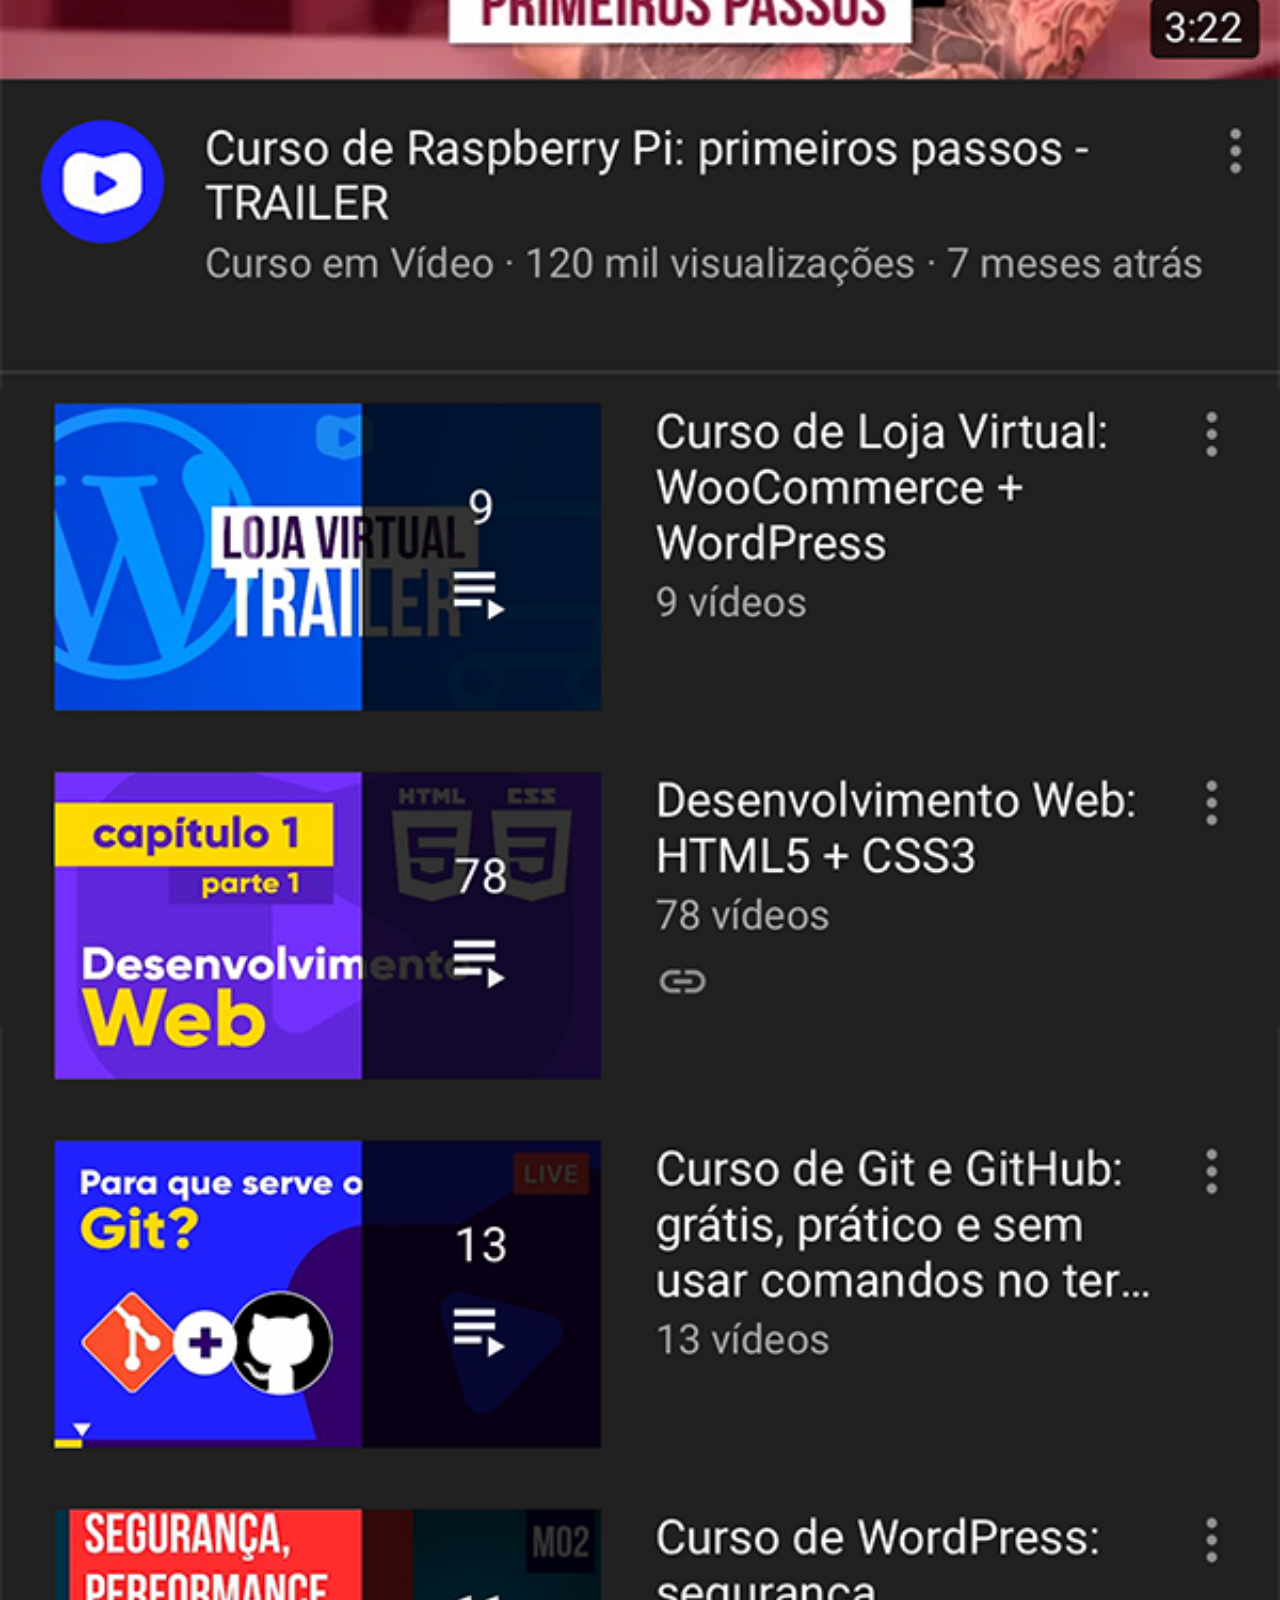
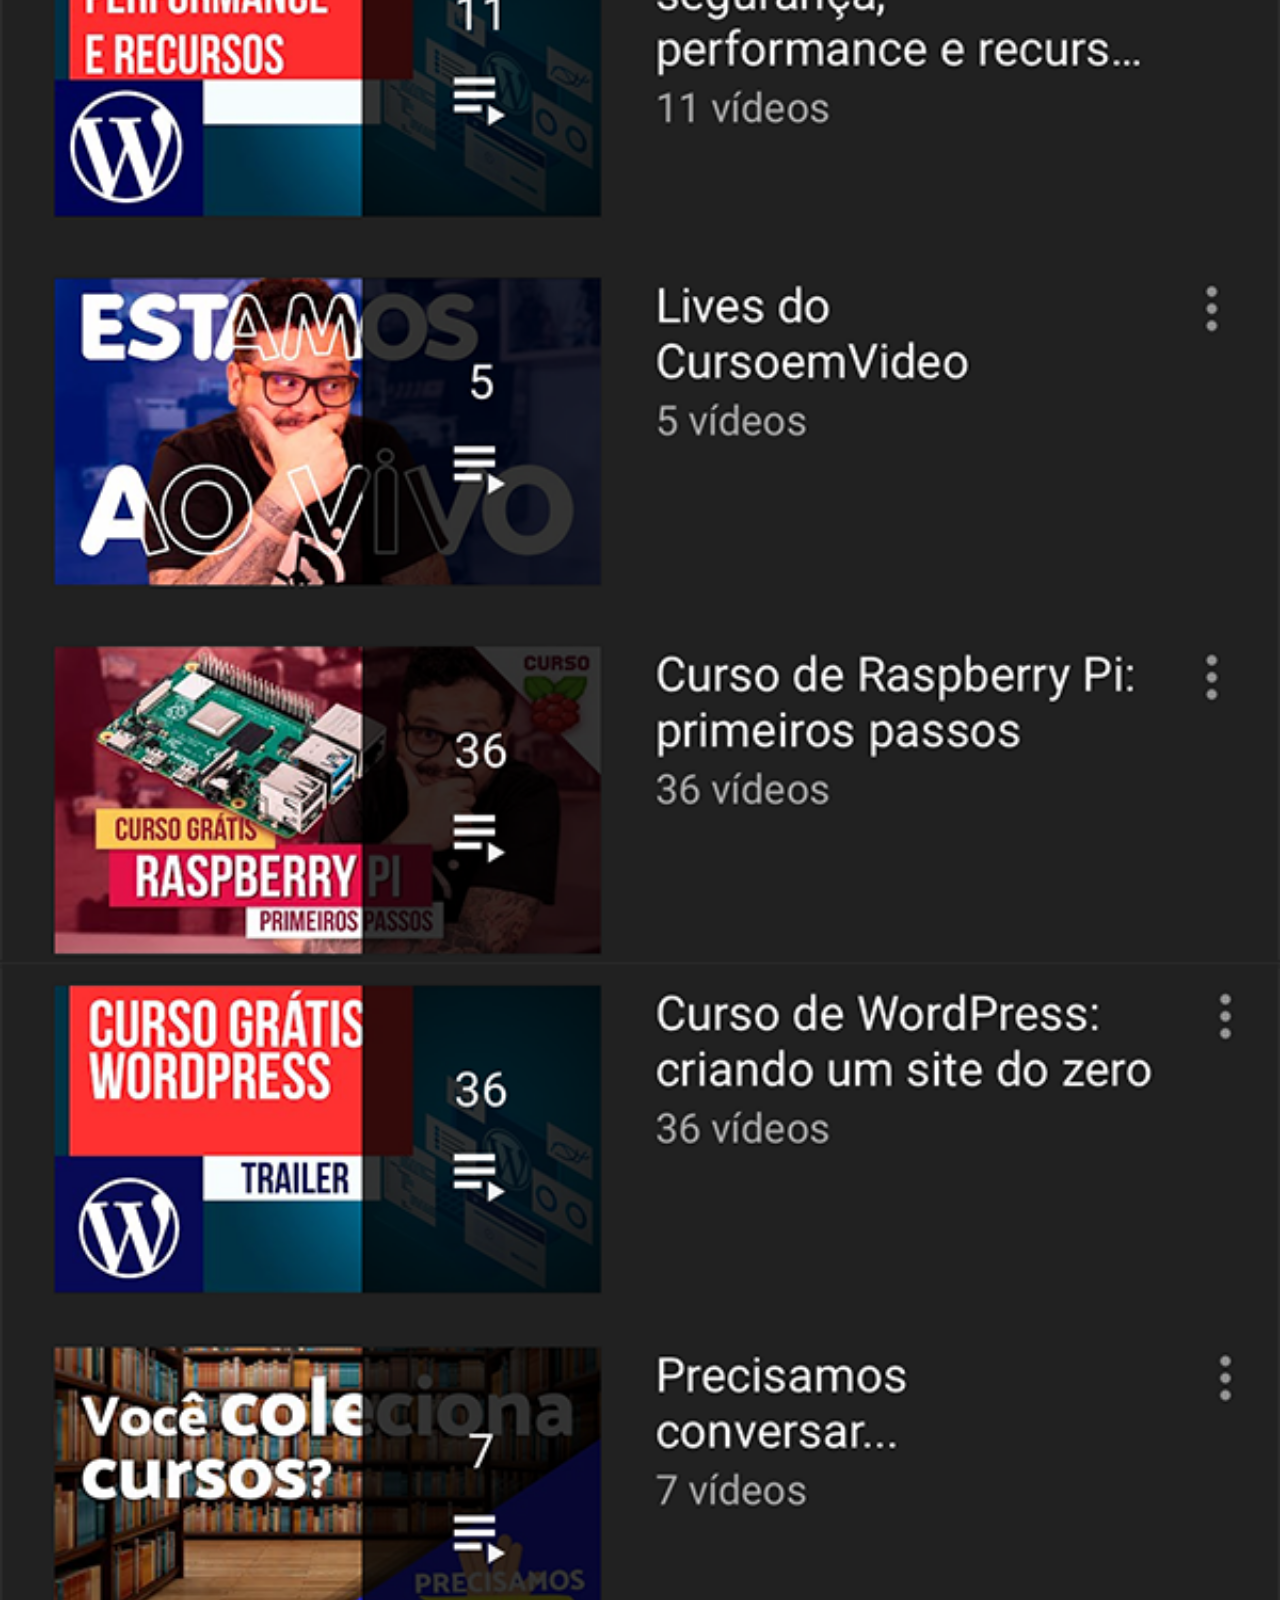
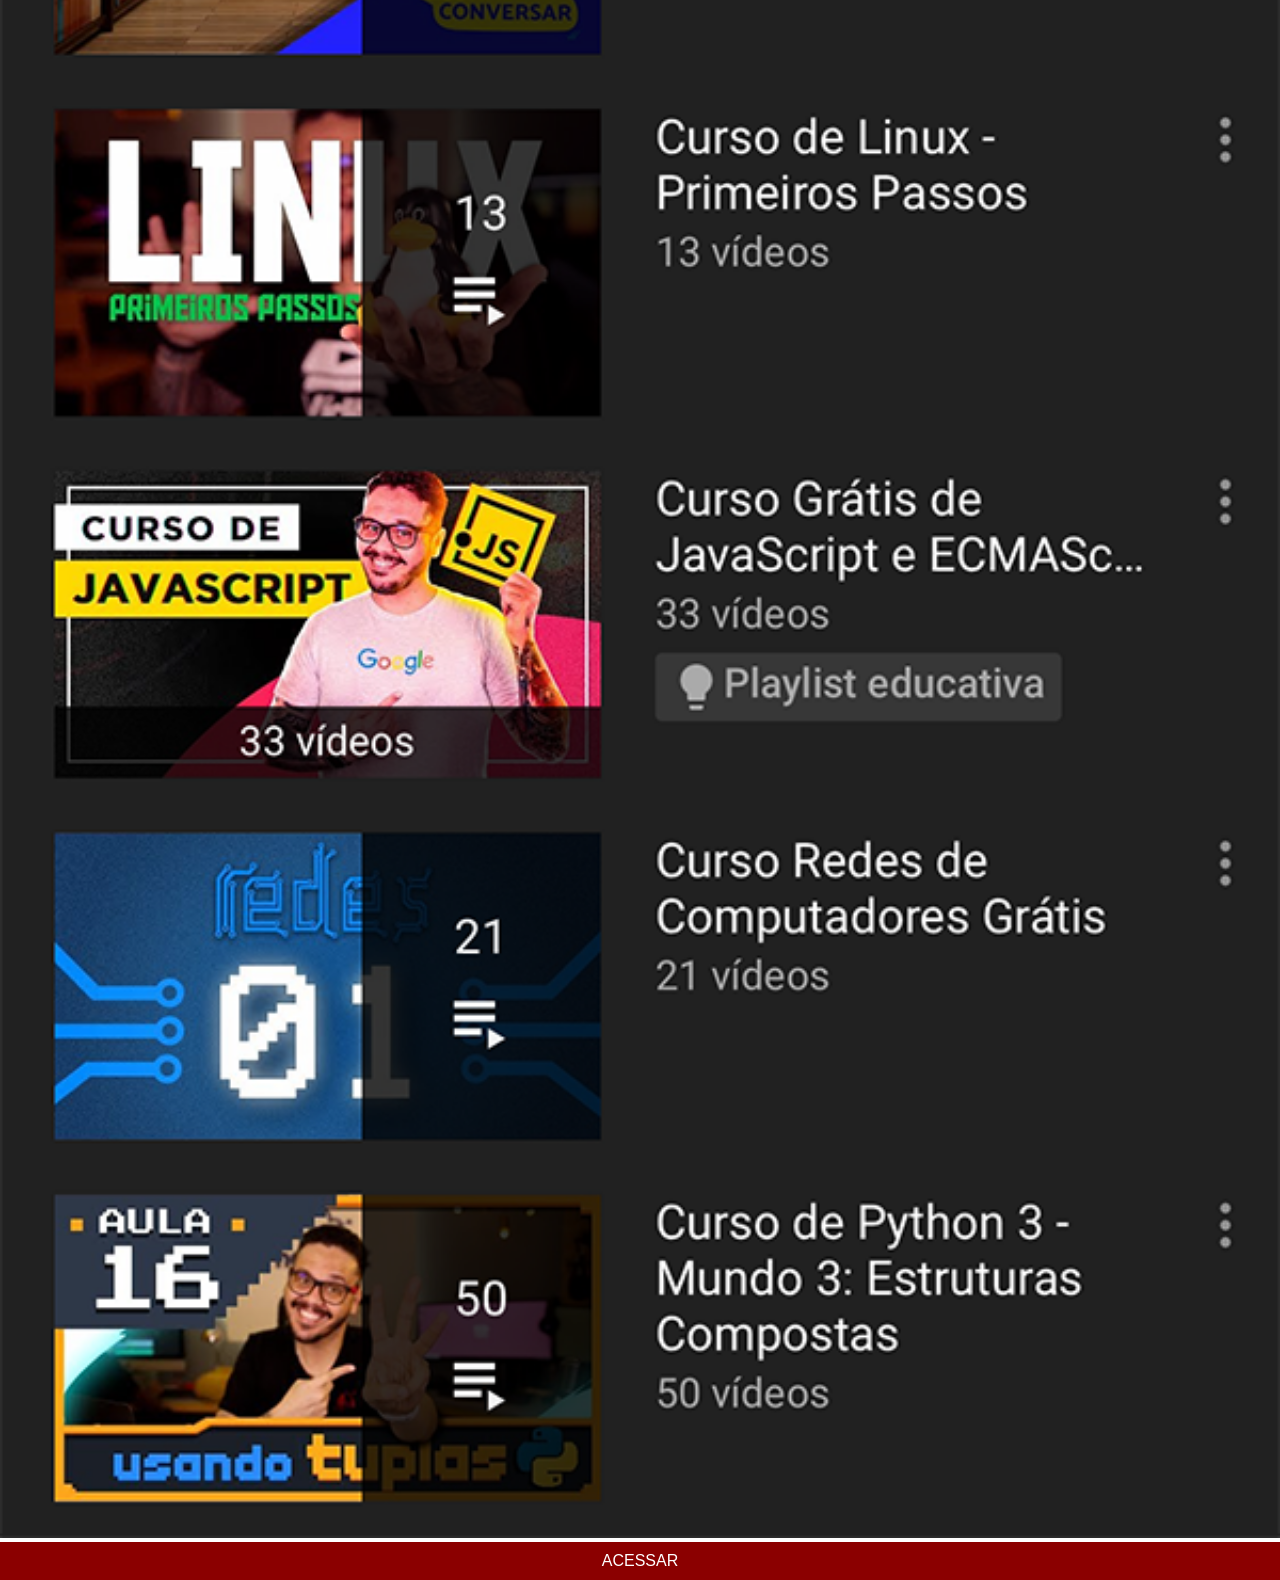
<file: secundario/youtube.html>
<!DOCTYPE html>
<html lang="pt-br">
<head>
    <meta charset="UTF-8">
    <meta name="viewport" content="width=device-width, initial-scale=1.0">
    <title>Youtube</title>
    <style>
        *{
            margin: 0px;
            padding: 0px;
            font-family: Arial, Helvetica, sans-serif; 
        }

       ::-webkit-scrollbar{
        width: 0px;
        height: 0px;
       }

        img{
            width: 100vw;
        }
        
        a{
            background-color: darkred;
            color: white;
            display: block;
            padding: 10px;
            text-align: center;
            text-decoration: none;
        }

        a:hover{
            background-color: red;
            transition: 0.3s;
        }
    </style>
</head>
<body>
    <img src="../imagens/tela-youtube.png" alt="#">
    <a href="#" target="tela" >ACESSAR</a>
</body>
</html>
</file>
<file: estilo/style.css>
@charset "UTF-8";

*{
    padding: 0px;
    margin: 0px;
}

html, body{
    background-color: black;
    height: 100vh;
    width: 100vw;
}

body{
    background: black url("../imagens/fundo-madeira.jpg")  no-repeat fixed;
    
}

main{
    height: 100vh;
    position: relative;
}

section#telefone{
    background: url("../imagens/frame-iphone.png") no-repeat;
    height: 627px;
    width: 311px;
    position: absolute;
    top: 50%;
    left: 50%;
    transform: translate(-50%, -50%);
    margin-right: 50px;
}

#tela{
    position: relative;
    top: 81px;
    left: 21px ;
    height: 471px;
    width: 269px;
}
section#redes-sociais{
    text-align: right;
}
section#redes-sociais img{
    width: 50px;
    padding: 2px;
    margin: 10px;
    border-radius: 50%;
    box-shadow: 2px 2px 4px  rgba(0, 0, 0, 0.406);
    box-sizing: border-box;
}

section#redes-sociais img:hover{
    border:2px solid rgba(255, 255, 255, 0.38);
    box-shadow: 5px 5px 10px rgba(0, 0, 0, 0.613) ;
    transform: translate(-5px, -5px);
    transition: transform 0.25s;
}
</file>
<file: secundario/estilo/style.css>
@charset "UTF-8";

*{
    margin: 0px;
    padding: 0px;
    font-family: Arial, Helvetica, sans-serif; 
}

::-webkit-scrollbar{
    width: 0px;
    height: 0px;
}

img{
    width: 100vw;
    background-size: cover;
}

a{
    background-color: darkred;
    color: white;
    display: block;
    padding: 10px;
    text-align: center;
    text-decorationa: none;
}

a:hover{
    background-color: red;
    transition: 0.3s;
}
</file>
